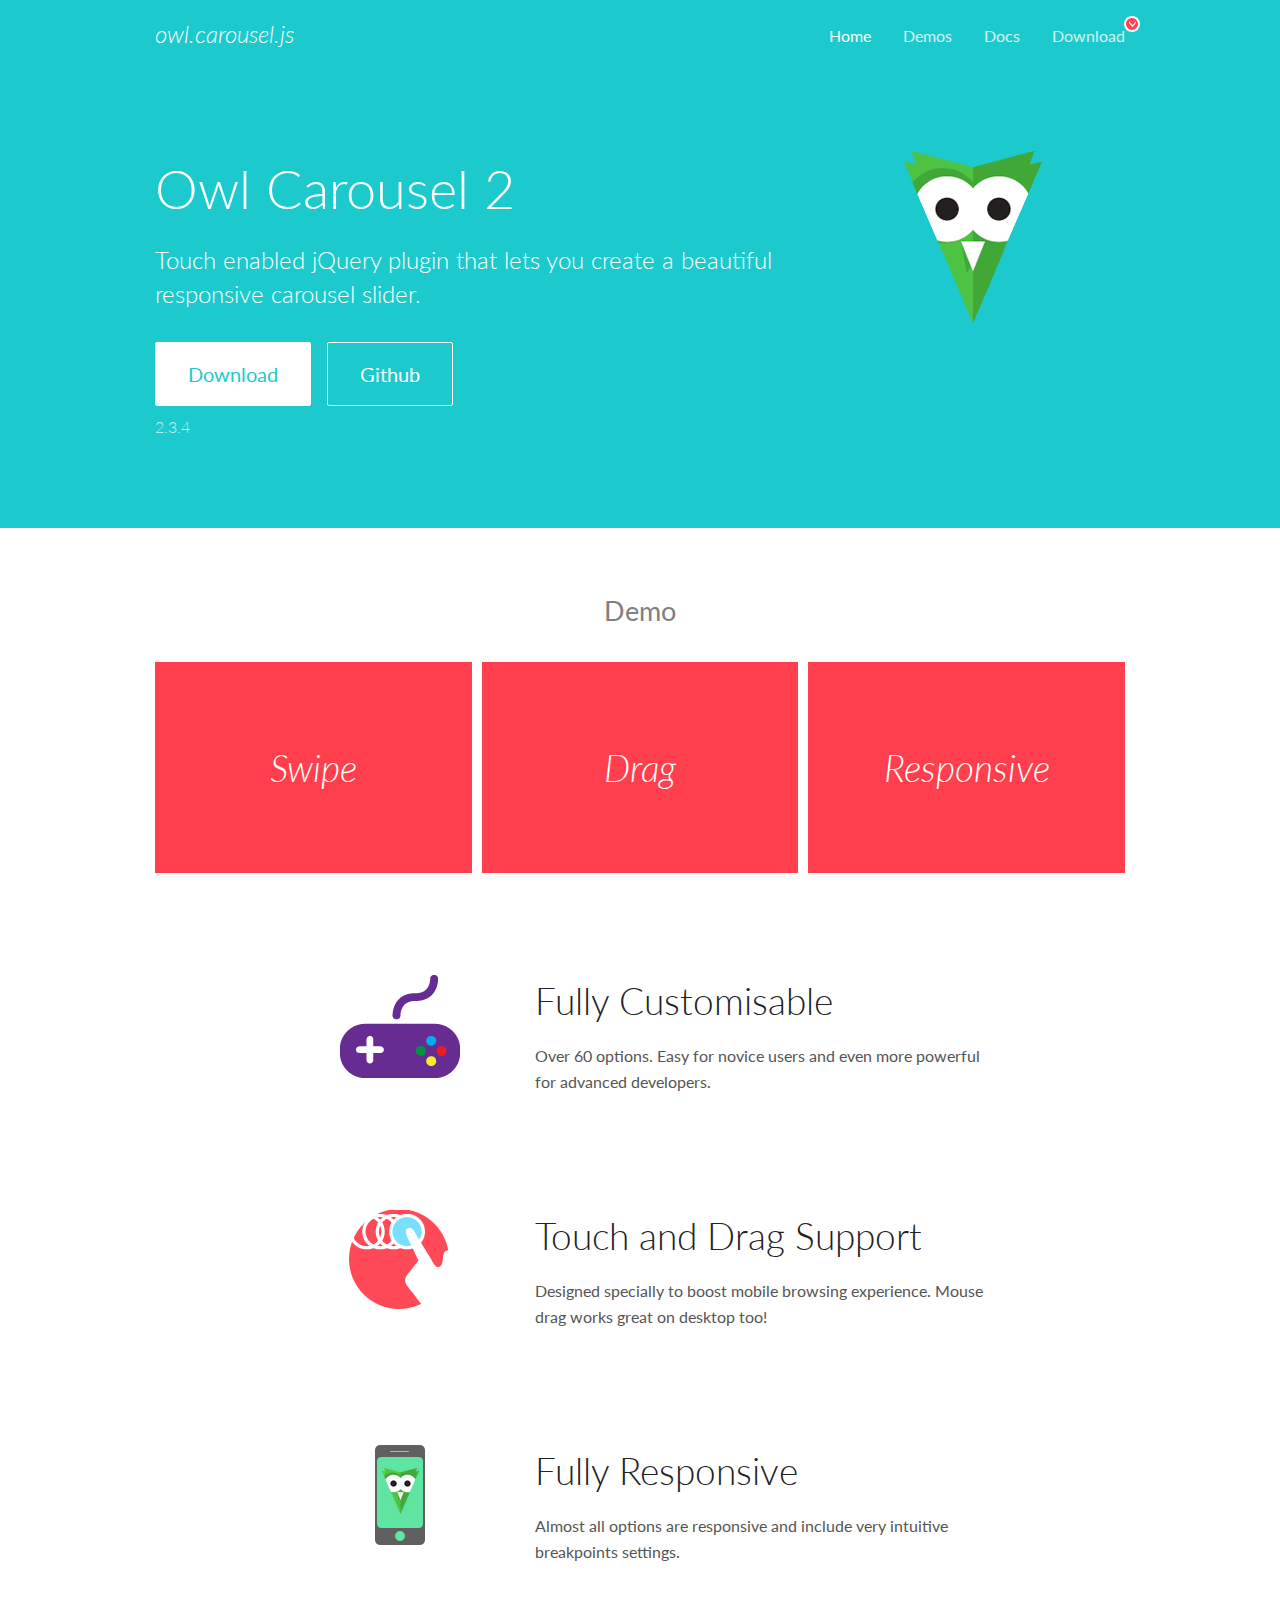
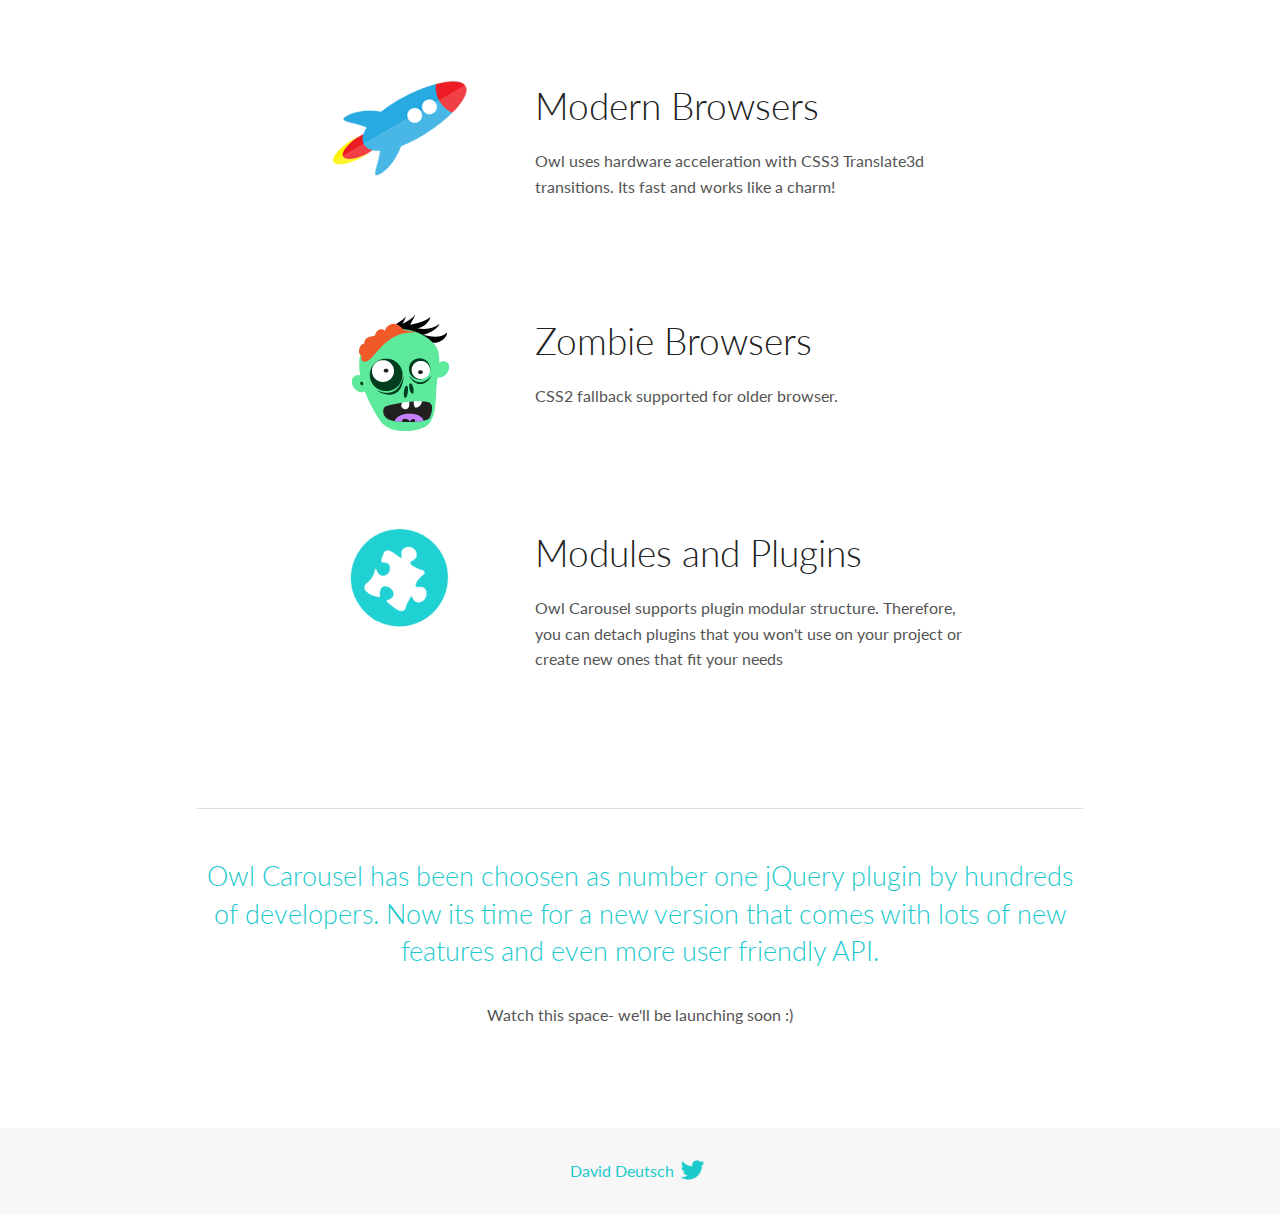
<file: style/owl/OwlCarousel2-2.3.4/docs/index.html>
<!DOCTYPE html>
<html lang="en">
  <head>

    <!-- head -->
    <meta charset="utf-8">
    <meta name="msapplication-tap-highlight" content="no" />
    <meta name="viewport" content="width=device-width, initial-scale=1.0" />
    <meta name="description" content="Touch enabled jQuery plugin that lets you create beautiful responsive carousel slider.">
    <meta name="author" content="David Deutsch">
    <title>
      Home | Owl Carousel | 2.3.4
    </title>

    <!-- Stylesheets -->
    <link href='https://fonts.googleapis.com/css?family=Lato:300,400,700,400italic,300italic' rel='stylesheet' type='text/css'>
    <link rel="stylesheet" href="assets/css/docs.theme.min.css">

    <!-- Owl Stylesheets -->
    <link rel="stylesheet" href="assets/owlcarousel/assets/owl.carousel.min.css">
    <link rel="stylesheet" href="assets/owlcarousel/assets/owl.theme.default.min.css">

    <!-- HTML5 shim and Respond.js IE8 support of HTML5 elements and media queries -->

    <!--[if lt IE 9]>
      <script src="https://oss.maxcdn.com/libs/html5shiv/3.7.0/html5shiv.js"></script>
      <script src="https://oss.maxcdn.com/libs/respond.js/1.3.0/respond.min.js"></script>
    <![endif]-->

    <!-- Favicons -->
    <link rel="apple-touch-icon-precomposed" sizes="144x144" href="assets/ico/apple-touch-icon-144-precomposed.png">
    <link rel="shortcut icon" href="assets/ico/favicon.png">
    <link rel="shortcut icon" href="favicon.ico">

    <!-- Yeah i know js should not be in header. Its required for demos.-->

    <!-- javascript -->
    <script src="assets/vendors/jquery.min.js"></script>
    <script src="assets/owlcarousel/owl.carousel.js"></script>
  </head>
  <body>

    <!-- header -->
    <header class="header">
      <div class="row">
        <div class="large-12 columns">
          <div class="brand left">
            <h3>
              <a href="/OwlCarousel2/">owl.carousel.js</a> 
            </h3>
          </div>
          <a id="toggle-nav" class="right">
            <span></span> <span></span> <span></span> 
          </a> 
          <div class="nav-bar">
            <ul class="clearfix">
              <li class="active">
                <a href="/OwlCarousel2/index.html">Home</a> 
              </li>
              <li> <a href="/OwlCarousel2/demos/demos.html">Demos</a>  </li>
              <li> <a href="/OwlCarousel2/docs/started-welcome.html">Docs</a>  </li>
              <li>
                <a href="https://github.com/OwlCarousel2/OwlCarousel2/archive/2.3.4.zip">Download</a> 
                <span class="download"></span> 
              </li>
            </ul>
          </div>
        </div>
      </div>
    </header>

    <!-- home panel -->
    <section id="hero">
      <div class="row">
        <div class="large-8 medium-8 columns">
          <h1>Owl Carousel 2</h1>
          <h4>Touch enabled jQuery plugin that lets you create a beautiful responsive carousel slider.</h4>
          <a href="https://github.com/OwlCarousel2/OwlCarousel2/archive/2.3.4.zip" class="hero-button">Download</a> 
          <a href="https://github.com/OwlCarousel2/OwlCarousel2" class="hero-button outline">Github</a> 
          <p>2.3.4</p>
        </div>
        <div class="large-4 medium-4 columns">
          <img class="owl-logo" src="assets/img/owl-logo.png" alt="mr. Owl">
        </div>
      </div>
    </section>

    <!-- body -->
    <div class="home-demo">
      <div class="row">
        <div class="large-12 columns">
          <h3>Demo</h3>
          <div class="owl-carousel">
            <div class="item">
              <h2>Swipe</h2>
            </div>
            <div class="item">
              <h2>Drag</h2>
            </div>
            <div class="item">
              <h2>Responsive</h2>
            </div>
            <div class="item">
              <h2>CSS3</h2>
            </div>
            <div class="item">
              <h2>Fast</h2>
            </div>
            <div class="item">
              <h2>Easy</h2>
            </div>
            <div class="item">
              <h2>Free</h2>
            </div>
            <div class="item">
              <h2>Upgradable</h2>
            </div>
            <div class="item">
              <h2>Tons of options</h2>
            </div>
            <div class="item">
              <h2>Infinity</h2>
            </div>
            <div class="item">
              <h2>Auto Width</h2>
            </div>
          </div>
        </div>
      </div>
    </div>
    <script>
      var owl = $('.owl-carousel');
      owl.owlCarousel({
        margin: 10,
        loop: true,
        responsive: {
          0: {
            items: 1
          },
          600: {
            items: 2
          },
          1000: {
            items: 3
          }
        }
      })
    </script>

    <!-- features -->
    <div id="features">
      <div class="row">
        <div class="small-12 medium-9 small-centered columns">
          <section class="row feature">
            <div class="medium-4 small-12 columns">
              <img src="assets/img/feature-options.png" alt="">
            </div>
            <div class="medium-8 small-12 columns">
              <h2>Fully Customisable</h2>
              <p>Over 60 options. Easy for novice users and even more powerful for advanced developers.</p>
            </div>
          </section>
          <section class="row feature">
            <div class="medium-4 small-12 columns">
              <img src="assets/img/feature-drag.png" alt="">
            </div>
            <div class="medium-8 small-12 columns">
              <h2>Touch and Drag Support</h2>
              <p>Designed specially to boost mobile browsing experience. Mouse drag works great on desktop too!</p>
            </div>
          </section>
          <section class="row feature">
            <div class="medium-4 small-12 columns">
              <img src="assets/img/feature-responsive.png" alt="">
            </div>
            <div class="medium-8 small-12 columns">
              <h2>Fully Responsive</h2>
              <p>Almost all options are responsive and include very intuitive breakpoints settings.</p>
            </div>
          </section>
          <section class="row feature">
            <div class="medium-4 small-12 columns">
              <img src="assets/img/feature-modern.png" alt="">
            </div>
            <div class="medium-8 small-12 columns">
              <h2>Modern Browsers</h2>
              <p>Owl uses hardware acceleration with CSS3 Translate3d transitions. Its fast and works like a charm! </p>
            </div>
          </section>
          <section class="row feature">
            <div class="medium-4 small-12 columns">
              <img src="assets/img/feature-zombie.png" alt="">
            </div>
            <div class="medium-8 small-12 columns">
              <h2>Zombie Browsers</h2>
              <p>CSS2 fallback supported for older browser.</p>
            </div>
          </section>
          <section class="row feature">
            <div class="medium-4 small-12 columns">
              <img src="assets/img/feature-module.png" alt="">
            </div>
            <div class="medium-8 small-12 columns">
              <h2>Modules and Plugins</h2>
              <p>Owl Carousel supports plugin modular structure. Therefore, you can detach plugins that you won&#x27;t use on your project or create new ones that fit your needs</p>
            </div>
          </section>
        </div>
      </div>
    </div>

    <!-- footer -->
    <section id="teaser-text">
      <div class="row">
        <div class="small-12 medium-11 small-centered columns">
          <hr>
          <h3 id="owl-carousel-has-been-choosen-as-number-one-jquery-plugin-by-hundreds-of-developers-now-its-time-for-a-new-version-that-comes-with-lots-of-new-features-and-even-more-user-friendly-api-">Owl Carousel has been choosen as number one jQuery plugin by hundreds of developers. Now its time for a new version that comes with lots of new features and even more user friendly API.</h3>
          <p>Watch this space- we&#39;ll be launching soon :)</p>
        </div>
      </div>
    </section>

    <!-- footer -->
    <footer class="footer">
      <div class="row">
        <div class="large-12 columns">
          <h5>
            <a href="/OwlCarousel2/docs/support-contact.html">David Deutsch</a> 
            <a id="custom-tweet-button" href="https://twitter.com/share?url=https://github.com/OwlCarousel2/OwlCarousel2&text=Owl Carousel - This is so awesome! " target="_blank"></a> 
          </h5>
        </div>
      </div>
    </footer>

    <!-- vendors -->
    <script src="assets/vendors/highlight.js"></script>
    <script src="assets/js/app.js"></script>
  </body>
</html>
</file>
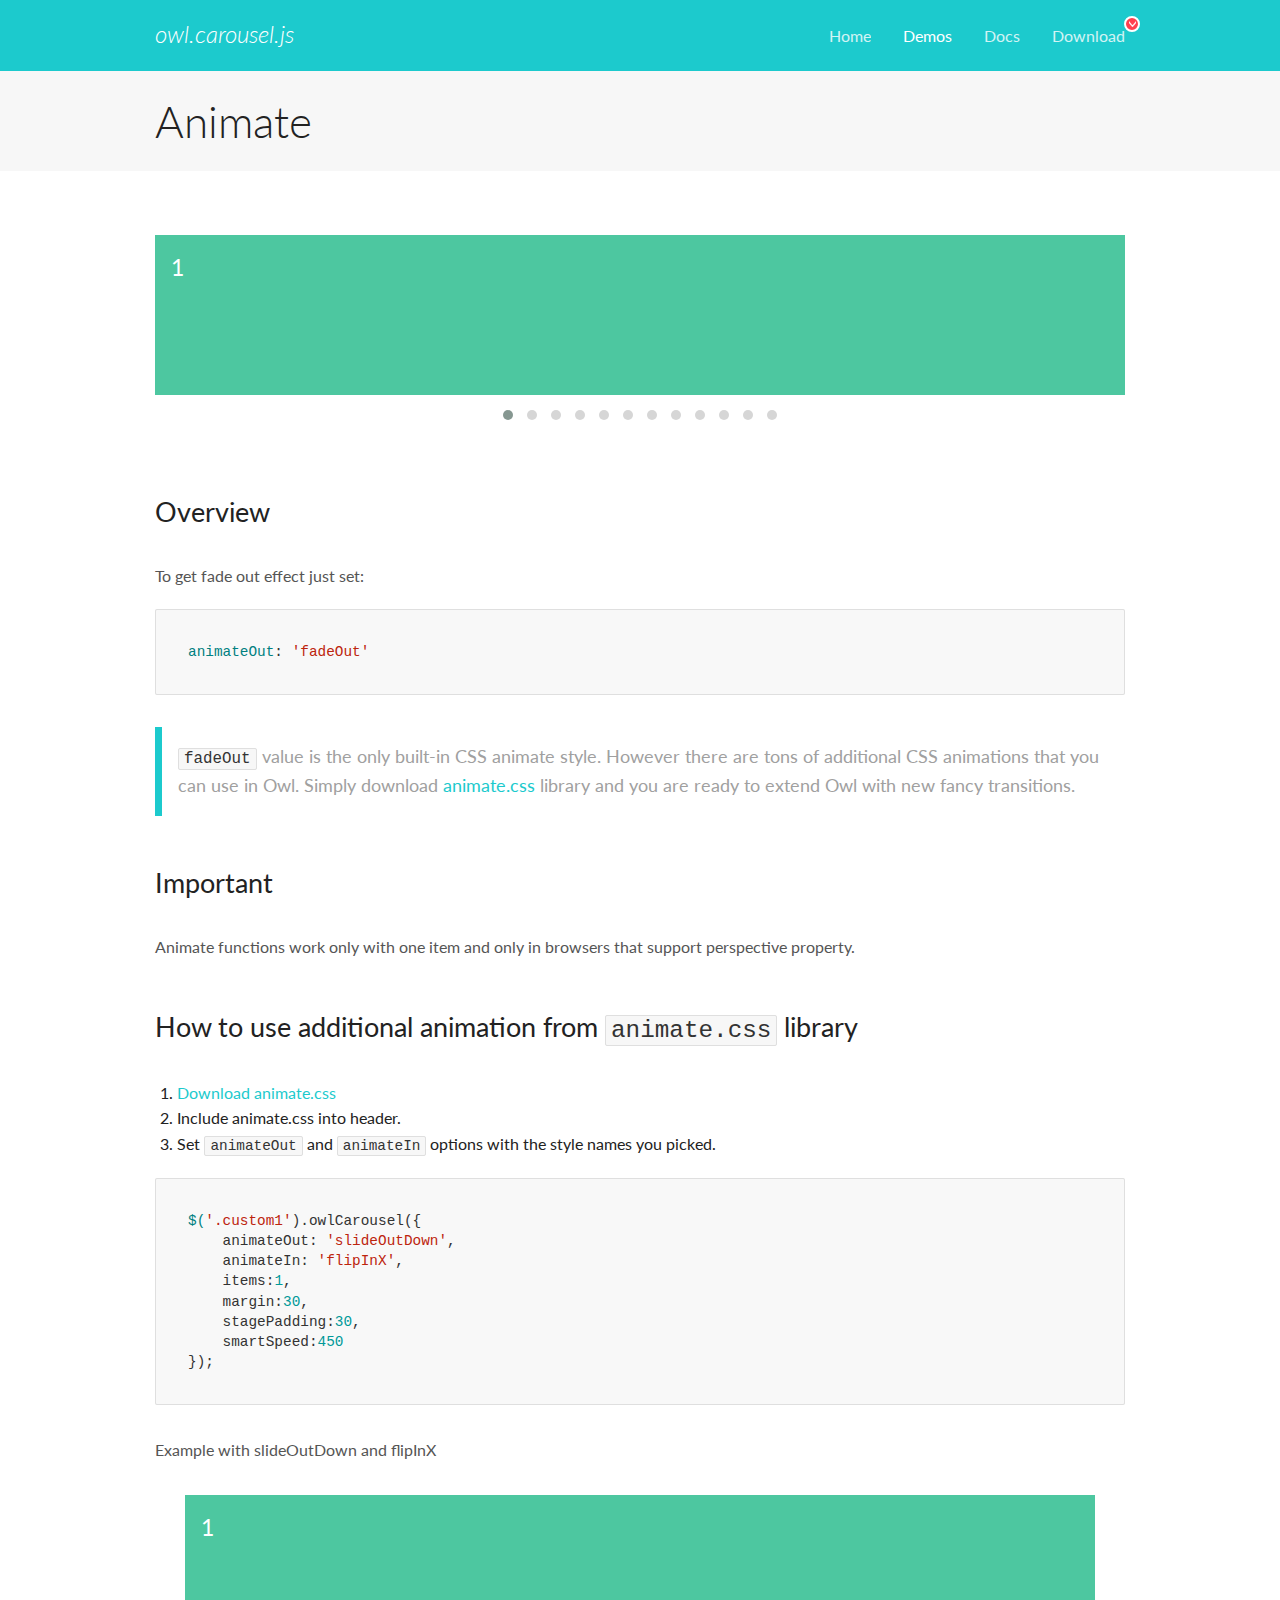
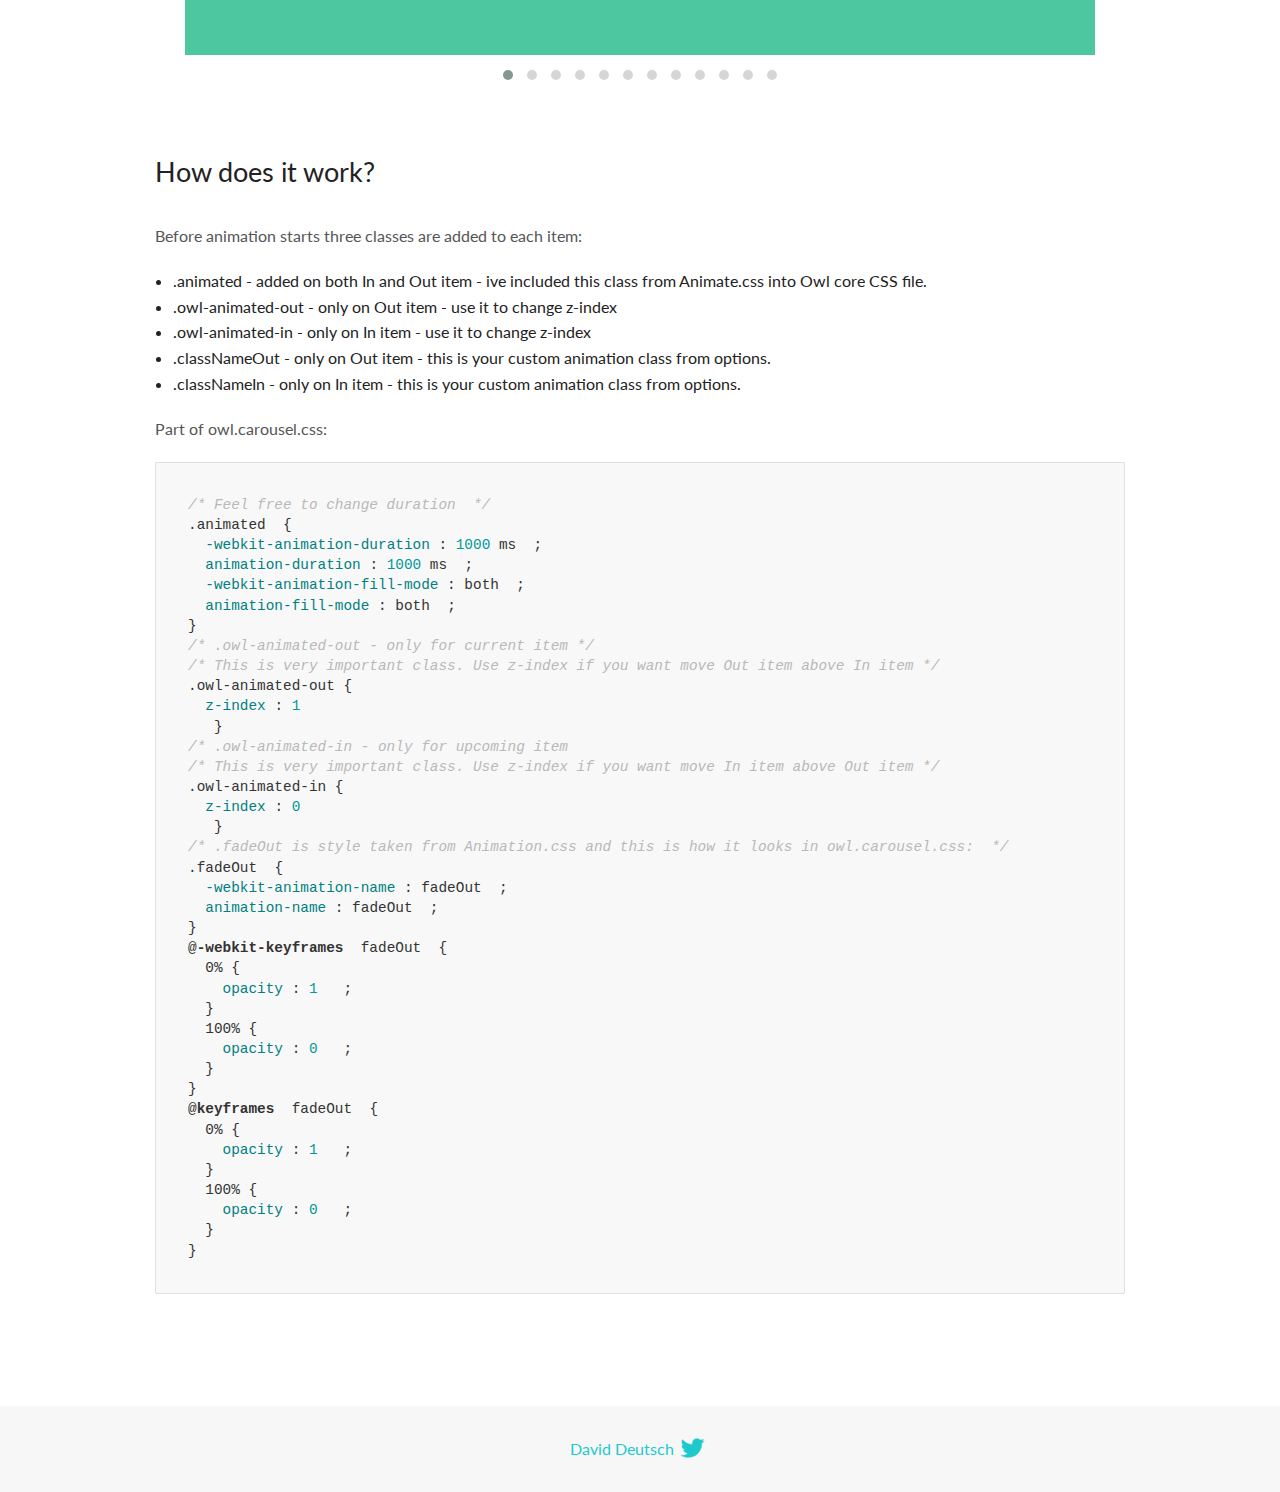
<file: style/owl/OwlCarousel2-2.3.4/docs/demos/animate.html>
<!DOCTYPE html>
<html lang="en">
  <head>

    <!-- head -->
    <meta charset="utf-8">
    <meta name="msapplication-tap-highlight" content="no" />
    <meta name="viewport" content="width=device-width, initial-scale=1.0" />
    <meta name="description" content="Animate carousel">
    <meta name="author" content="David Deutsch">
    <title>
      Animate Demo | Owl Carousel | 2.3.4
    </title>

    <!-- Stylesheets -->
    <link href='https://fonts.googleapis.com/css?family=Lato:300,400,700,400italic,300italic' rel='stylesheet' type='text/css'>
    <link rel="stylesheet" href="../assets/css/docs.theme.min.css">

    <!-- Owl Stylesheets -->
    <link rel="stylesheet" href="../assets/owlcarousel/assets/owl.carousel.min.css">
    <link rel="stylesheet" href="../assets/owlcarousel/assets/owl.theme.default.min.css">

    <!-- HTML5 shim and Respond.js IE8 support of HTML5 elements and media queries -->

    <!--[if lt IE 9]>
      <script src="https://oss.maxcdn.com/libs/html5shiv/3.7.0/html5shiv.js"></script>
      <script src="https://oss.maxcdn.com/libs/respond.js/1.3.0/respond.min.js"></script>
    <![endif]-->

    <!-- Favicons -->
    <link rel="apple-touch-icon-precomposed" sizes="144x144" href="../assets/ico/apple-touch-icon-144-precomposed.png">
    <link rel="shortcut icon" href="../assets/ico/favicon.png">
    <link rel="shortcut icon" href="favicon.ico">

    <!-- Yeah i know js should not be in header. Its required for demos.-->

    <!-- javascript -->
    <script src="../assets/vendors/jquery.min.js"></script>
    <script src="../assets/owlcarousel/owl.carousel.js"></script>
  </head>
  <body>

    <!-- header -->
    <header class="header">
      <div class="row">
        <div class="large-12 columns">
          <div class="brand left">
            <h3>
              <a href="/OwlCarousel2/">owl.carousel.js</a> 
            </h3>
          </div>
          <a id="toggle-nav" class="right">
            <span></span> <span></span> <span></span> 
          </a> 
          <div class="nav-bar">
            <ul class="clearfix">
              <li> <a href="/OwlCarousel2/index.html">Home</a>  </li>
              <li class="active">
                <a href="/OwlCarousel2/demos/demos.html">Demos</a> 
              </li>
              <li> <a href="/OwlCarousel2/docs/started-welcome.html">Docs</a>  </li>
              <li>
                <a href="https://github.com/OwlCarousel2/OwlCarousel2/archive/2.3.4.zip">Download</a> 
                <span class="download"></span> 
              </li>
            </ul>
          </div>
        </div>
      </div>
    </header>

    <!-- title -->
    <section class="title">
      <div class="row">
        <div class="large-12 columns">
          <h1>Animate</h1>
        </div>
      </div>
    </section>

    <!--  Demos -->
    <section id="demos">
      <div class="row">
        <div class="large-12 columns">
          <div class="fadeOut owl-carousel owl-theme">
            <div class="item">
              <h4>1</h4>
            </div>
            <div class="item">
              <h4>2</h4>
            </div>
            <div class="item">
              <h4>3</h4>
            </div>
            <div class="item">
              <h4>4</h4>
            </div>
            <div class="item">
              <h4>5</h4>
            </div>
            <div class="item">
              <h4>6</h4>
            </div>
            <div class="item">
              <h4>7</h4>
            </div>
            <div class="item">
              <h4>8</h4>
            </div>
            <div class="item">
              <h4>9</h4>
            </div>
            <div class="item">
              <h4>10</h4>
            </div>
            <div class="item">
              <h4>11</h4>
            </div>
            <div class="item">
              <h4>12</h4>
            </div>
          </div>
          <h3 id="overview">Overview</h3>
          <p>To get fade out effect just set:</p>
          <pre><code>animateOut: &#39;fadeOut&#39;</code></pre>
          <blockquote>
            <p><code>fadeOut</code> value is the only built-in CSS animate style. However there are tons of additional CSS animations that you can use in Owl. Simply download
              <a href="https://daneden.github.io/animate.css/">animate.css</a>  library and you are ready to extend Owl with new fancy transitions.</p>
          </blockquote>
          <h3 id="important">Important</h3>
          <p>Animate functions work only with one item and only in browsers that support perspective property.</p>
          <h3 id="how-to-use-additional-animation-from-animate-css-library">How to use additional animation from <code>animate.css</code> library</h3>
          <ol>
            <li> <a href="https://daneden.github.io/animate.css/">Download animate.css</a>  </li>
            <li>Include animate.css into header.</li>
            <li>Set <code>animateOut</code> and <code>animateIn</code> options with the style names you picked.</li>
          </ol>
          <pre><code>$(&#39;.custom1&#39;).owlCarousel({
    animateOut: &#39;slideOutDown&#39;,
    animateIn: &#39;flipInX&#39;,
    items:1,
    margin:30,
    stagePadding:30,
    smartSpeed:450
});</code></pre>
          <p>Example with slideOutDown and flipInX</p>
          <div class="custom1 owl-carousel owl-theme">
            <div class="item">
              <h4>1</h4>
            </div>
            <div class="item">
              <h4>2</h4>
            </div>
            <div class="item">
              <h4>3</h4>
            </div>
            <div class="item">
              <h4>4</h4>
            </div>
            <div class="item">
              <h4>5</h4>
            </div>
            <div class="item">
              <h4>6</h4>
            </div>
            <div class="item">
              <h4>7</h4>
            </div>
            <div class="item">
              <h4>8</h4>
            </div>
            <div class="item">
              <h4>9</h4>
            </div>
            <div class="item">
              <h4>10</h4>
            </div>
            <div class="item">
              <h4>11</h4>
            </div>
            <div class="item">
              <h4>12</h4>
            </div>
          </div>
          <h3 id="how-does-it-work-">How does it work?</h3>
          <p>Before animation starts three classes are added to each item:</p>
          <ul>
            <li>.animated - added on both In and Out item - ive included this class from Animate.css into Owl core CSS file.</li>
            <li>.owl-animated-out - only on Out item - use it to change z-index</li>
            <li>.owl-animated-in - only on In item - use it to change z-index</li>
            <li>.classNameOut - only on Out item - this is your custom animation class from options.</li>
            <li>.classNameIn - only on In item - this is your custom animation class from options.</li>
          </ul>
          <p>Part of owl.carousel.css:</p>
          <pre><code class="language-css"><span class="comment">/* Feel free to change duration  */</span> 
<span class="class">.animated</span>  <span class="rules">{
  <span class="rule"><span class="attribute">-webkit-animation-duration</span> :<span class="value"> <span class="number">1000</span> ms</span> </span> ;
  <span class="rule"><span class="attribute">animation-duration</span> :<span class="value"> <span class="number">1000</span> ms</span> </span> ;
  <span class="rule"><span class="attribute">-webkit-animation-fill-mode</span> :<span class="value"> both</span> </span> ;
  <span class="rule"><span class="attribute">animation-fill-mode</span> :<span class="value"> both</span> </span> ;
<span class="rule">}</span> </span> 
<span class="comment">/* .owl-animated-out - only for current item */</span> 
<span class="comment">/* This is very important class. Use z-index if you want move Out item above In item */</span> 
<span class="class">.owl-animated-out</span> <span class="rules">{
  <span class="rule"><span class="attribute">z-index</span> :<span class="value"> <span class="number">1</span> 
</span> </span> </span> }
<span class="comment">/* .owl-animated-in - only for upcoming item
/* This is very important class. Use z-index if you want move In item above Out item */</span> 
<span class="class">.owl-animated-in</span> <span class="rules">{
  <span class="rule"><span class="attribute">z-index</span> :<span class="value"> <span class="number">0</span> 
</span> </span> </span> }
<span class="comment">/* .fadeOut is style taken from Animation.css and this is how it looks in owl.carousel.css:  */</span> 
<span class="class">.fadeOut</span>  <span class="rules">{
  <span class="rule"><span class="attribute">-webkit-animation-name</span> :<span class="value"> fadeOut</span> </span> ;
  <span class="rule"><span class="attribute">animation-name</span> :<span class="value"> fadeOut</span> </span> ;
<span class="rule">}</span> </span> 
<span class="at_rule">@<span class="keyword">-webkit-keyframes</span>  fadeOut </span> {
  0% <span class="rules">{
    <span class="rule"><span class="attribute">opacity</span> :<span class="value"> <span class="number">1</span> </span> </span> ;
  <span class="rule">}</span> </span> 
  100% <span class="rules">{
    <span class="rule"><span class="attribute">opacity</span> :<span class="value"> <span class="number">0</span> </span> </span> ;
  <span class="rule">}</span> </span> 
}
<span class="at_rule">@<span class="keyword">keyframes</span>  fadeOut </span> {
  0% <span class="rules">{
    <span class="rule"><span class="attribute">opacity</span> :<span class="value"> <span class="number">1</span> </span> </span> ;
  <span class="rule">}</span> </span> 
  100% <span class="rules">{
    <span class="rule"><span class="attribute">opacity</span> :<span class="value"> <span class="number">0</span> </span> </span> ;
  <span class="rule">}</span> </span> 
}</code></pre>
          <link rel="stylesheet" href="../assets/css/animate.css">
          <script>
            jQuery(document).ready(function($) {
              $('.fadeOut').owlCarousel({
                items: 1,
                animateOut: 'fadeOut',
                loop: true,
                margin: 10,
              });
              $('.custom1').owlCarousel({
                animateOut: 'slideOutDown',
                animateIn: 'flipInX',
                items: 1,
                margin: 30,
                stagePadding: 30,
                smartSpeed: 450
              });
            });
          </script>
        </div>
      </div>
    </section>

    <!-- footer -->
    <footer class="footer">
      <div class="row">
        <div class="large-12 columns">
          <h5>
            <a href="/OwlCarousel2/docs/support-contact.html">David Deutsch</a> 
            <a id="custom-tweet-button" href="https://twitter.com/share?url=https://github.com/OwlCarousel2/OwlCarousel2&text=Owl Carousel - This is so awesome! " target="_blank"></a> 
          </h5>
        </div>
      </div>
    </footer>

    <!-- vendors -->
    <script src="../assets/vendors/highlight.js"></script>
    <script src="../assets/js/app.js"></script>
  </body>
</html>
</file>
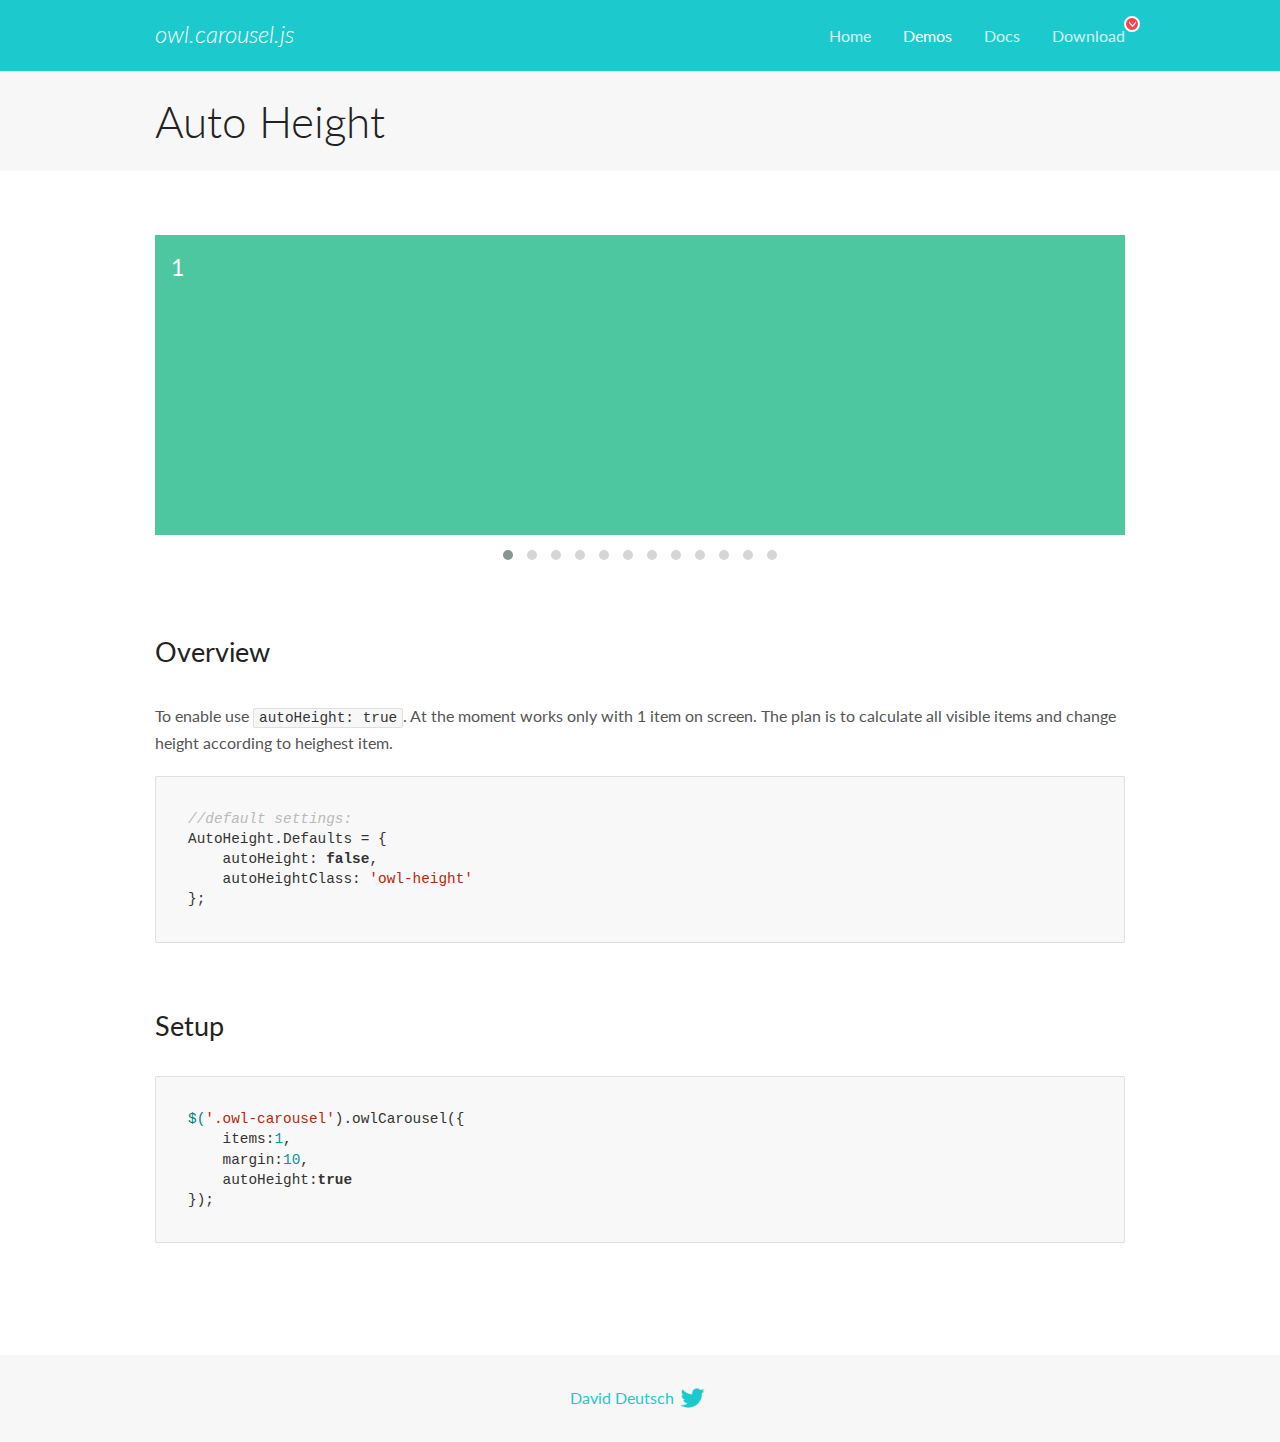
<file: style/owl/OwlCarousel2-2.3.4/docs/demos/autoheight.html>
<!DOCTYPE html>
<html lang="en">
  <head>

    <!-- head -->
    <meta charset="utf-8">
    <meta name="msapplication-tap-highlight" content="no" />
    <meta name="viewport" content="width=device-width, initial-scale=1.0" />
    <meta name="description" content="autoHeight usage demo">
    <meta name="author" content="David Deutsch">
    <title>
      Auto Height Demo | Owl Carousel | 2.3.4
    </title>

    <!-- Stylesheets -->
    <link href='https://fonts.googleapis.com/css?family=Lato:300,400,700,400italic,300italic' rel='stylesheet' type='text/css'>
    <link rel="stylesheet" href="../assets/css/docs.theme.min.css">

    <!-- Owl Stylesheets -->
    <link rel="stylesheet" href="../assets/owlcarousel/assets/owl.carousel.min.css">
    <link rel="stylesheet" href="../assets/owlcarousel/assets/owl.theme.default.min.css">

    <!-- HTML5 shim and Respond.js IE8 support of HTML5 elements and media queries -->

    <!--[if lt IE 9]>
      <script src="https://oss.maxcdn.com/libs/html5shiv/3.7.0/html5shiv.js"></script>
      <script src="https://oss.maxcdn.com/libs/respond.js/1.3.0/respond.min.js"></script>
    <![endif]-->

    <!-- Favicons -->
    <link rel="apple-touch-icon-precomposed" sizes="144x144" href="../assets/ico/apple-touch-icon-144-precomposed.png">
    <link rel="shortcut icon" href="../assets/ico/favicon.png">
    <link rel="shortcut icon" href="favicon.ico">

    <!-- Yeah i know js should not be in header. Its required for demos.-->

    <!-- javascript -->
    <script src="../assets/vendors/jquery.min.js"></script>
    <script src="../assets/owlcarousel/owl.carousel.js"></script>
  </head>
  <body>

    <!-- header -->
    <header class="header">
      <div class="row">
        <div class="large-12 columns">
          <div class="brand left">
            <h3>
              <a href="/OwlCarousel2/">owl.carousel.js</a> 
            </h3>
          </div>
          <a id="toggle-nav" class="right">
            <span></span> <span></span> <span></span> 
          </a> 
          <div class="nav-bar">
            <ul class="clearfix">
              <li> <a href="/OwlCarousel2/index.html">Home</a>  </li>
              <li class="active">
                <a href="/OwlCarousel2/demos/demos.html">Demos</a> 
              </li>
              <li> <a href="/OwlCarousel2/docs/started-welcome.html">Docs</a>  </li>
              <li>
                <a href="https://github.com/OwlCarousel2/OwlCarousel2/archive/2.3.4.zip">Download</a> 
                <span class="download"></span> 
              </li>
            </ul>
          </div>
        </div>
      </div>
    </header>

    <!-- title -->
    <section class="title">
      <div class="row">
        <div class="large-12 columns">
          <h1>Auto Height</h1>
        </div>
      </div>
    </section>

    <!--  Demos -->
    <section id="demos">
      <div class="row">
        <div class="large-12 columns">
          <div class="owl-carousel owl-theme">
            <div class="item" style="height:300px">
              <h4>1</h4>
            </div>
            <div class="item" style="height:100px">
              <h4>2</h4>
            </div>
            <div class="item" style="height:500px">
              <h4>3</h4>
            </div>
            <div class="item" style="height:250px">
              <h4>4</h4>
            </div>
            <div class="item" style="height:400px">
              <h4>5</h4>
            </div>
            <div class="item" style="height:500px">
              <h4>6</h4>
            </div>
            <div class="item" style="height:600px">
              <h4>7</h4>
            </div>
            <div class="item" style="height:400px">
              <h4>8</h4>
            </div>
            <div class="item" style="height:300px">
              <h4>9</h4>
            </div>
            <div class="item" style="height:350px">
              <h4>10</h4>
            </div>
            <div class="item" style="height:200px">
              <h4>11</h4>
            </div>
            <div class="item" style="height:150px">
              <h4>12</h4>
            </div>
          </div>
          <h3 id="overview">Overview</h3>
          <p>To enable use <code>autoHeight: true</code>. At the moment works only with 1 item on screen. The plan is to calculate all visible items and change height according to heighest item.</p>
          <pre><code>//default settings:
AutoHeight.Defaults = {
    autoHeight: false,
    autoHeightClass: &#39;owl-height&#39;
};</code></pre>
          <h3 id="setup">Setup</h3>
          <pre><code>$(&#39;.owl-carousel&#39;).owlCarousel({
    items:1,
    margin:10,
    autoHeight:true
});</code></pre>
          <script>
            $(document).ready(function() {
              $('.owl-carousel').owlCarousel({
                items: 1,
                margin: 10,
                autoHeight: true
              });
            })
          </script>
        </div>
      </div>
    </section>

    <!-- footer -->
    <footer class="footer">
      <div class="row">
        <div class="large-12 columns">
          <h5>
            <a href="/OwlCarousel2/docs/support-contact.html">David Deutsch</a> 
            <a id="custom-tweet-button" href="https://twitter.com/share?url=https://github.com/OwlCarousel2/OwlCarousel2&text=Owl Carousel - This is so awesome! " target="_blank"></a> 
          </h5>
        </div>
      </div>
    </footer>

    <!-- vendors -->
    <script src="../assets/vendors/highlight.js"></script>
    <script src="../assets/js/app.js"></script>
  </body>
</html>
</file>
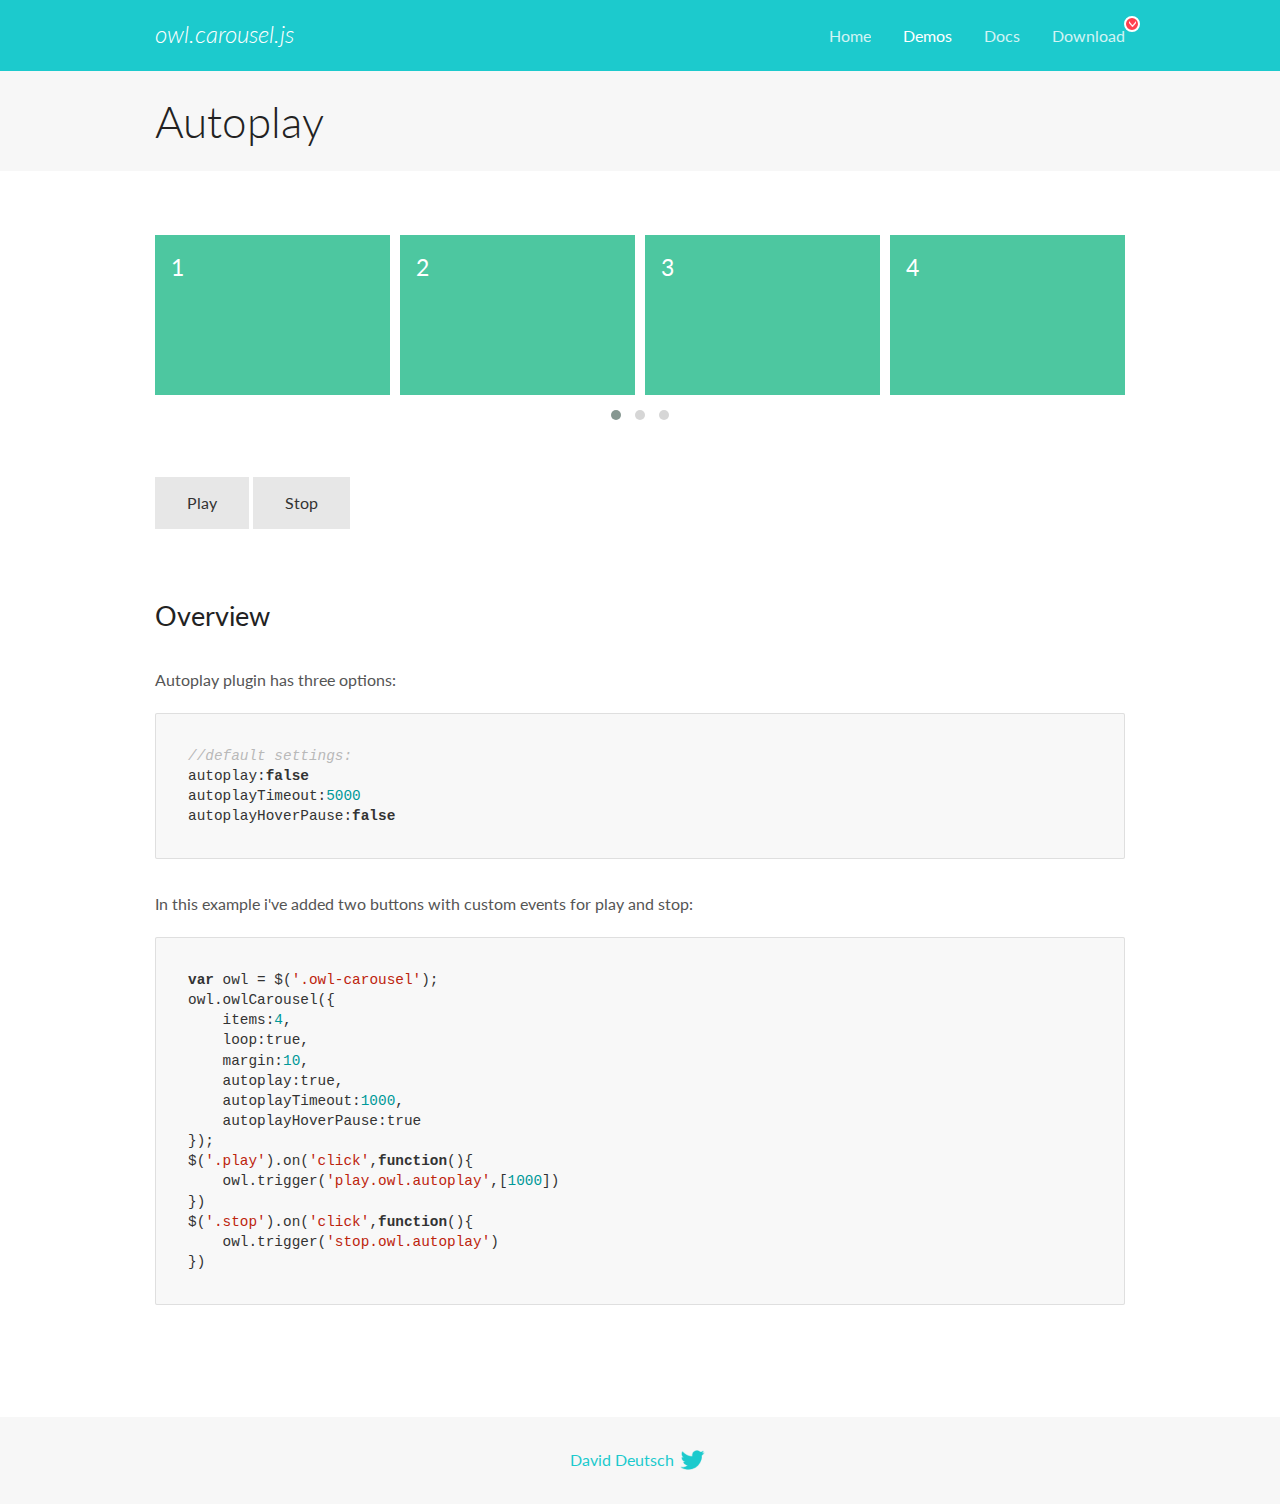
<file: style/owl/OwlCarousel2-2.3.4/docs/demos/autoplay.html>
<!DOCTYPE html>
<html lang="en">
  <head>

    <!-- head -->
    <meta charset="utf-8">
    <meta name="msapplication-tap-highlight" content="no" />
    <meta name="viewport" content="width=device-width, initial-scale=1.0" />
    <meta name="description" content="Autoplay usage demo">
    <meta name="author" content="David Deutsch">
    <title>
      Autoplay Demo | Owl Carousel | 2.3.4
    </title>

    <!-- Stylesheets -->
    <link href='https://fonts.googleapis.com/css?family=Lato:300,400,700,400italic,300italic' rel='stylesheet' type='text/css'>
    <link rel="stylesheet" href="../assets/css/docs.theme.min.css">

    <!-- Owl Stylesheets -->
    <link rel="stylesheet" href="../assets/owlcarousel/assets/owl.carousel.min.css">
    <link rel="stylesheet" href="../assets/owlcarousel/assets/owl.theme.default.min.css">

    <!-- HTML5 shim and Respond.js IE8 support of HTML5 elements and media queries -->

    <!--[if lt IE 9]>
      <script src="https://oss.maxcdn.com/libs/html5shiv/3.7.0/html5shiv.js"></script>
      <script src="https://oss.maxcdn.com/libs/respond.js/1.3.0/respond.min.js"></script>
    <![endif]-->

    <!-- Favicons -->
    <link rel="apple-touch-icon-precomposed" sizes="144x144" href="../assets/ico/apple-touch-icon-144-precomposed.png">
    <link rel="shortcut icon" href="../assets/ico/favicon.png">
    <link rel="shortcut icon" href="favicon.ico">

    <!-- Yeah i know js should not be in header. Its required for demos.-->

    <!-- javascript -->
    <script src="../assets/vendors/jquery.min.js"></script>
    <script src="../assets/owlcarousel/owl.carousel.js"></script>
  </head>
  <body>

    <!-- header -->
    <header class="header">
      <div class="row">
        <div class="large-12 columns">
          <div class="brand left">
            <h3>
              <a href="/OwlCarousel2/">owl.carousel.js</a> 
            </h3>
          </div>
          <a id="toggle-nav" class="right">
            <span></span> <span></span> <span></span> 
          </a> 
          <div class="nav-bar">
            <ul class="clearfix">
              <li> <a href="/OwlCarousel2/index.html">Home</a>  </li>
              <li class="active">
                <a href="/OwlCarousel2/demos/demos.html">Demos</a> 
              </li>
              <li> <a href="/OwlCarousel2/docs/started-welcome.html">Docs</a>  </li>
              <li>
                <a href="https://github.com/OwlCarousel2/OwlCarousel2/archive/2.3.4.zip">Download</a> 
                <span class="download"></span> 
              </li>
            </ul>
          </div>
        </div>
      </div>
    </header>

    <!-- title -->
    <section class="title">
      <div class="row">
        <div class="large-12 columns">
          <h1>Autoplay</h1>
        </div>
      </div>
    </section>

    <!--  Demos -->
    <section id="demos">
      <div class="row">
        <div class="large-12 columns">
          <div class="owl-carousel owl-theme">
            <div class="item">
              <h4>1</h4>
            </div>
            <div class="item">
              <h4>2</h4>
            </div>
            <div class="item">
              <h4>3</h4>
            </div>
            <div class="item">
              <h4>4</h4>
            </div>
            <div class="item">
              <h4>5</h4>
            </div>
            <div class="item">
              <h4>6</h4>
            </div>
            <div class="item">
              <h4>7</h4>
            </div>
            <div class="item">
              <h4>8</h4>
            </div>
            <div class="item">
              <h4>9</h4>
            </div>
            <div class="item">
              <h4>10</h4>
            </div>
            <div class="item">
              <h4>11</h4>
            </div>
            <div class="item">
              <h4>12</h4>
            </div>
          </div>
          <a class="button secondary play">Play</a> 
          <a class="button secondary stop">Stop</a> 
          <h3 id="overview">Overview</h3>
          <p>Autoplay plugin has three options:</p>
          <pre><code>//default settings:
autoplay:false
autoplayTimeout:5000
autoplayHoverPause:false</code></pre>
          <p>In this example i&#39;ve added two buttons with custom events for play and stop:</p>
          <pre><code>var owl = $(&#39;.owl-carousel&#39;);
owl.owlCarousel({
    items:4,
    loop:true,
    margin:10,
    autoplay:true,
    autoplayTimeout:1000,
    autoplayHoverPause:true
});
$(&#39;.play&#39;).on(&#39;click&#39;,function(){
    owl.trigger(&#39;play.owl.autoplay&#39;,[1000])
})
$(&#39;.stop&#39;).on(&#39;click&#39;,function(){
    owl.trigger(&#39;stop.owl.autoplay&#39;)
})</code></pre>
          <script>
            $(document).ready(function() {
              var owl = $('.owl-carousel');
              owl.owlCarousel({
                items: 4,
                loop: true,
                margin: 10,
                autoplay: true,
                autoplayTimeout: 1000,
                autoplayHoverPause: true
              });
              $('.play').on('click', function() {
                owl.trigger('play.owl.autoplay', [1000])
              })
              $('.stop').on('click', function() {
                owl.trigger('stop.owl.autoplay')
              })
            })
          </script>
        </div>
      </div>
    </section>

    <!-- footer -->
    <footer class="footer">
      <div class="row">
        <div class="large-12 columns">
          <h5>
            <a href="/OwlCarousel2/docs/support-contact.html">David Deutsch</a> 
            <a id="custom-tweet-button" href="https://twitter.com/share?url=https://github.com/OwlCarousel2/OwlCarousel2&text=Owl Carousel - This is so awesome! " target="_blank"></a> 
          </h5>
        </div>
      </div>
    </footer>

    <!-- vendors -->
    <script src="../assets/vendors/highlight.js"></script>
    <script src="../assets/js/app.js"></script>
  </body>
</html>
</file>
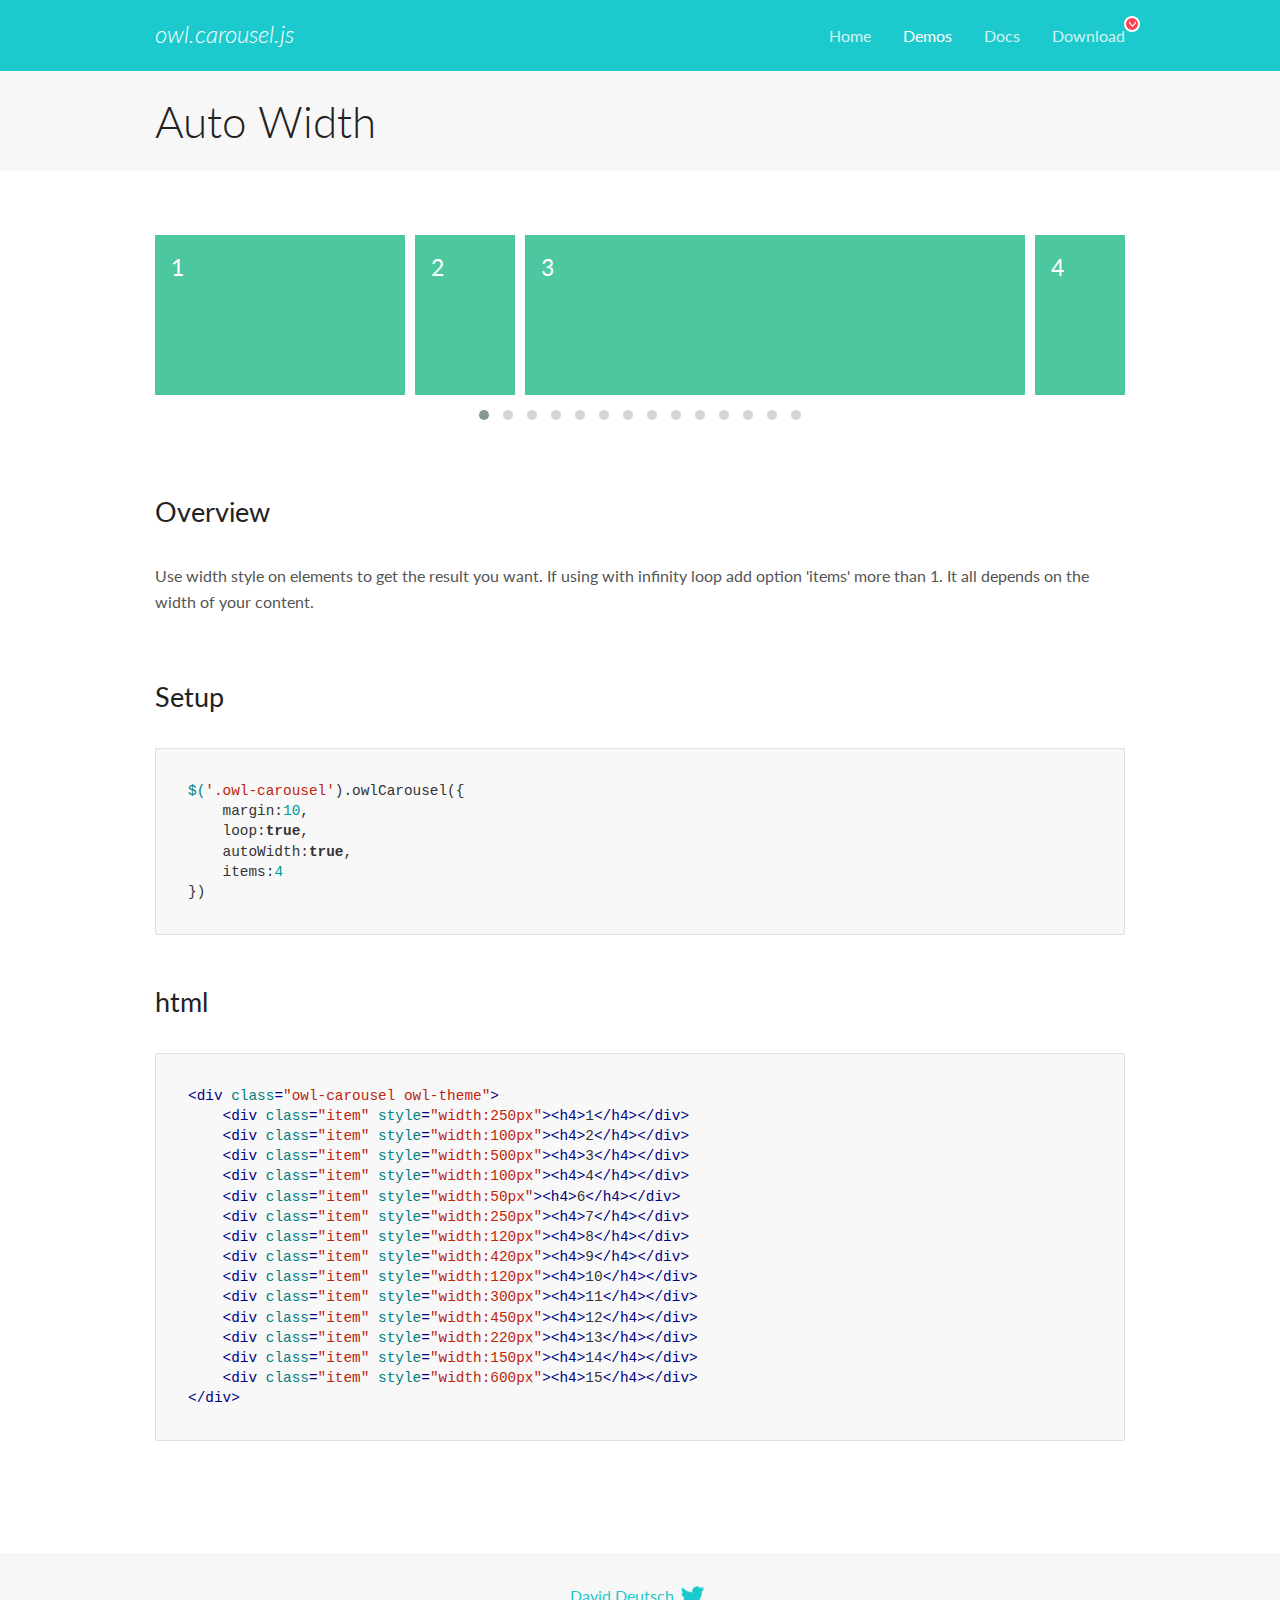
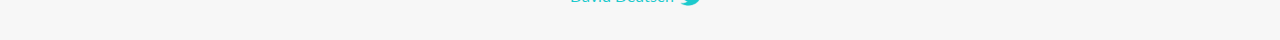
<file: style/owl/OwlCarousel2-2.3.4/docs/demos/autowidth.html>
<!DOCTYPE html>
<html lang="en">
  <head>

    <!-- head -->
    <meta charset="utf-8">
    <meta name="msapplication-tap-highlight" content="no" />
    <meta name="viewport" content="width=device-width, initial-scale=1.0" />
    <meta name="description" content="Auto Width">
    <meta name="author" content="David Deutsch">
    <title>
      Auto Width Demo | Owl Carousel | 2.3.4
    </title>

    <!-- Stylesheets -->
    <link href='https://fonts.googleapis.com/css?family=Lato:300,400,700,400italic,300italic' rel='stylesheet' type='text/css'>
    <link rel="stylesheet" href="../assets/css/docs.theme.min.css">

    <!-- Owl Stylesheets -->
    <link rel="stylesheet" href="../assets/owlcarousel/assets/owl.carousel.min.css">
    <link rel="stylesheet" href="../assets/owlcarousel/assets/owl.theme.default.min.css">

    <!-- HTML5 shim and Respond.js IE8 support of HTML5 elements and media queries -->

    <!--[if lt IE 9]>
      <script src="https://oss.maxcdn.com/libs/html5shiv/3.7.0/html5shiv.js"></script>
      <script src="https://oss.maxcdn.com/libs/respond.js/1.3.0/respond.min.js"></script>
    <![endif]-->

    <!-- Favicons -->
    <link rel="apple-touch-icon-precomposed" sizes="144x144" href="../assets/ico/apple-touch-icon-144-precomposed.png">
    <link rel="shortcut icon" href="../assets/ico/favicon.png">
    <link rel="shortcut icon" href="favicon.ico">

    <!-- Yeah i know js should not be in header. Its required for demos.-->

    <!-- javascript -->
    <script src="../assets/vendors/jquery.min.js"></script>
    <script src="../assets/owlcarousel/owl.carousel.js"></script>
  </head>
  <body>

    <!-- header -->
    <header class="header">
      <div class="row">
        <div class="large-12 columns">
          <div class="brand left">
            <h3>
              <a href="/OwlCarousel2/">owl.carousel.js</a> 
            </h3>
          </div>
          <a id="toggle-nav" class="right">
            <span></span> <span></span> <span></span> 
          </a> 
          <div class="nav-bar">
            <ul class="clearfix">
              <li> <a href="/OwlCarousel2/index.html">Home</a>  </li>
              <li class="active">
                <a href="/OwlCarousel2/demos/demos.html">Demos</a> 
              </li>
              <li> <a href="/OwlCarousel2/docs/started-welcome.html">Docs</a>  </li>
              <li>
                <a href="https://github.com/OwlCarousel2/OwlCarousel2/archive/2.3.4.zip">Download</a> 
                <span class="download"></span> 
              </li>
            </ul>
          </div>
        </div>
      </div>
    </header>

    <!-- title -->
    <section class="title">
      <div class="row">
        <div class="large-12 columns">
          <h1>Auto Width</h1>
        </div>
      </div>
    </section>

    <!--  Demos -->
    <section id="demos">
      <div class="row">
        <div class="large-12 columns">
          <div class="owl-carousel owl-theme">
            <div class="item" style="width:250px">
              <h4>1</h4>
            </div>
            <div class="item" style="width:100px">
              <h4>2</h4>
            </div>
            <div class="item" style="width:500px">
              <h4>3</h4>
            </div>
            <div class="item" style="width:100px">
              <h4>4</h4>
            </div>
            <div class="item" style="width:50px">
              <h4>6</h4>
            </div>
            <div class="item" style="width:250px">
              <h4>7</h4>
            </div>
            <div class="item" style="width:120px">
              <h4>8</h4>
            </div>
            <div class="item" style="width:420px">
              <h4>9</h4>
            </div>
            <div class="item" style="width:120px">
              <h4>10</h4>
            </div>
            <div class="item" style="width:300px">
              <h4>11</h4>
            </div>
            <div class="item" style="width:450px">
              <h4>12</h4>
            </div>
            <div class="item" style="width:220px">
              <h4>13</h4>
            </div>
            <div class="item" style="width:150px">
              <h4>14</h4>
            </div>
            <div class="item" style="width:600px">
              <h4>15</h4>
            </div>
          </div>
          <h3 id="overview">Overview</h3>
          <p>Use width style on elements to get the result you want. If using with infinity loop add option &#39;items&#39; more than 1. It all depends on the width of your content.</p>
          <h3 id="setup">Setup</h3>
          <pre><code>$(&#39;.owl-carousel&#39;).owlCarousel({
    margin:10,
    loop:true,
    autoWidth:true,
    items:4
})</code></pre>
          <h3 id="html">html</h3>
          <pre><code>&lt;div class=&quot;owl-carousel owl-theme&quot;&gt;
    &lt;div class=&quot;item&quot; style=&quot;width:250px&quot;&gt;&lt;h4&gt;1&lt;/h4&gt;&lt;/div&gt;
    &lt;div class=&quot;item&quot; style=&quot;width:100px&quot;&gt;&lt;h4&gt;2&lt;/h4&gt;&lt;/div&gt;
    &lt;div class=&quot;item&quot; style=&quot;width:500px&quot;&gt;&lt;h4&gt;3&lt;/h4&gt;&lt;/div&gt;
    &lt;div class=&quot;item&quot; style=&quot;width:100px&quot;&gt;&lt;h4&gt;4&lt;/h4&gt;&lt;/div&gt;
    &lt;div class=&quot;item&quot; style=&quot;width:50px&quot;&gt;&lt;h4&gt;6&lt;/h4&gt;&lt;/div&gt;
    &lt;div class=&quot;item&quot; style=&quot;width:250px&quot;&gt;&lt;h4&gt;7&lt;/h4&gt;&lt;/div&gt;
    &lt;div class=&quot;item&quot; style=&quot;width:120px&quot;&gt;&lt;h4&gt;8&lt;/h4&gt;&lt;/div&gt;
    &lt;div class=&quot;item&quot; style=&quot;width:420px&quot;&gt;&lt;h4&gt;9&lt;/h4&gt;&lt;/div&gt;
    &lt;div class=&quot;item&quot; style=&quot;width:120px&quot;&gt;&lt;h4&gt;10&lt;/h4&gt;&lt;/div&gt;
    &lt;div class=&quot;item&quot; style=&quot;width:300px&quot;&gt;&lt;h4&gt;11&lt;/h4&gt;&lt;/div&gt;
    &lt;div class=&quot;item&quot; style=&quot;width:450px&quot;&gt;&lt;h4&gt;12&lt;/h4&gt;&lt;/div&gt;
    &lt;div class=&quot;item&quot; style=&quot;width:220px&quot;&gt;&lt;h4&gt;13&lt;/h4&gt;&lt;/div&gt;
    &lt;div class=&quot;item&quot; style=&quot;width:150px&quot;&gt;&lt;h4&gt;14&lt;/h4&gt;&lt;/div&gt;
    &lt;div class=&quot;item&quot; style=&quot;width:600px&quot;&gt;&lt;h4&gt;15&lt;/h4&gt;&lt;/div&gt;
&lt;/div&gt;</code></pre>
          <script>
            $(document).ready(function() {
              $('.owl-carousel').owlCarousel({
                margin: 10,
                loop: true,
                autoWidth: true,
                items: 4
              })
            })
          </script>
        </div>
      </div>
    </section>

    <!-- footer -->
    <footer class="footer">
      <div class="row">
        <div class="large-12 columns">
          <h5>
            <a href="/OwlCarousel2/docs/support-contact.html">David Deutsch</a> 
            <a id="custom-tweet-button" href="https://twitter.com/share?url=https://github.com/OwlCarousel2/OwlCarousel2&text=Owl Carousel - This is so awesome! " target="_blank"></a> 
          </h5>
        </div>
      </div>
    </footer>

    <!-- vendors -->
    <script src="../assets/vendors/highlight.js"></script>
    <script src="../assets/js/app.js"></script>
  </body>
</html>
</file>
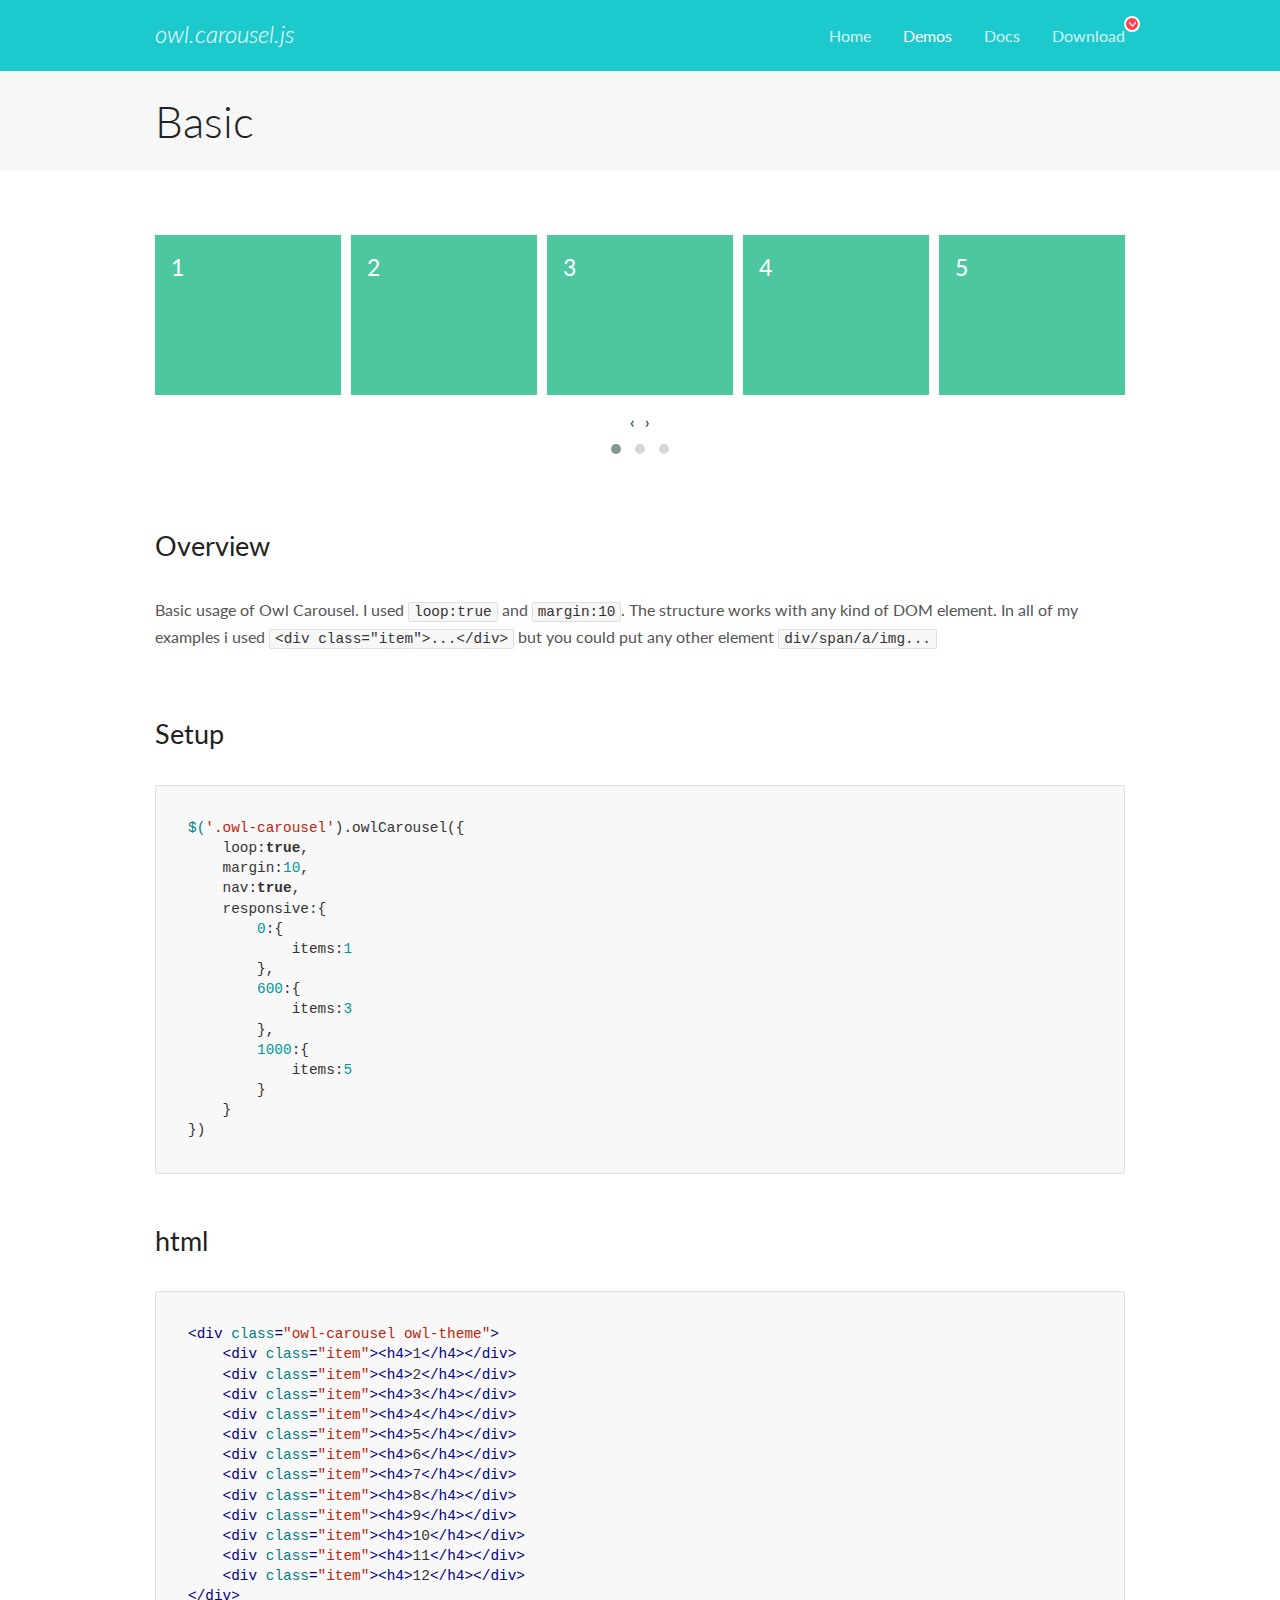
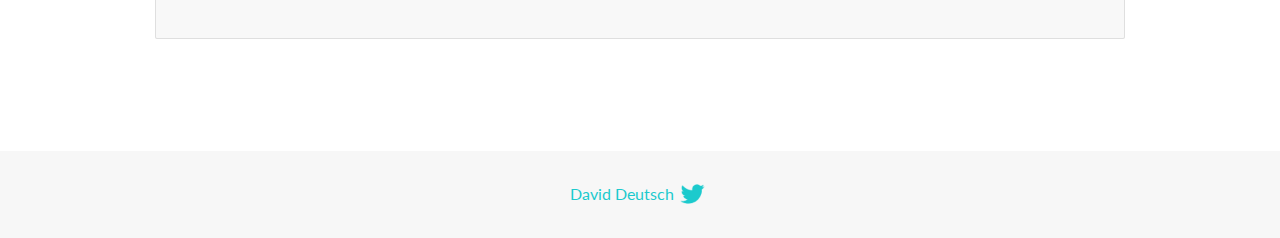
<file: style/owl/OwlCarousel2-2.3.4/docs/demos/basic.html>
<!DOCTYPE html>
<html lang="en">
  <head>

    <!-- head -->
    <meta charset="utf-8">
    <meta name="msapplication-tap-highlight" content="no" />
    <meta name="viewport" content="width=device-width, initial-scale=1.0" />
    <meta name="description" content="Basic usage demo">
    <meta name="author" content="David Deutsch">
    <title>
      Basic Demo | Owl Carousel | 2.3.4
    </title>

    <!-- Stylesheets -->
    <link href='https://fonts.googleapis.com/css?family=Lato:300,400,700,400italic,300italic' rel='stylesheet' type='text/css'>
    <link rel="stylesheet" href="../assets/css/docs.theme.min.css">

    <!-- Owl Stylesheets -->
    <link rel="stylesheet" href="../assets/owlcarousel/assets/owl.carousel.min.css">
    <link rel="stylesheet" href="../assets/owlcarousel/assets/owl.theme.default.min.css">

    <!-- HTML5 shim and Respond.js IE8 support of HTML5 elements and media queries -->

    <!--[if lt IE 9]>
      <script src="https://oss.maxcdn.com/libs/html5shiv/3.7.0/html5shiv.js"></script>
      <script src="https://oss.maxcdn.com/libs/respond.js/1.3.0/respond.min.js"></script>
    <![endif]-->

    <!-- Favicons -->
    <link rel="apple-touch-icon-precomposed" sizes="144x144" href="../assets/ico/apple-touch-icon-144-precomposed.png">
    <link rel="shortcut icon" href="../assets/ico/favicon.png">
    <link rel="shortcut icon" href="favicon.ico">

    <!-- Yeah i know js should not be in header. Its required for demos.-->

    <!-- javascript -->
    <script src="../assets/vendors/jquery.min.js"></script>
    <script src="../assets/owlcarousel/owl.carousel.js"></script>
  </head>
  <body>

    <!-- header -->
    <header class="header">
      <div class="row">
        <div class="large-12 columns">
          <div class="brand left">
            <h3>
              <a href="/OwlCarousel2/">owl.carousel.js</a> 
            </h3>
          </div>
          <a id="toggle-nav" class="right">
            <span></span> <span></span> <span></span> 
          </a> 
          <div class="nav-bar">
            <ul class="clearfix">
              <li> <a href="/OwlCarousel2/index.html">Home</a>  </li>
              <li class="active">
                <a href="/OwlCarousel2/demos/demos.html">Demos</a> 
              </li>
              <li> <a href="/OwlCarousel2/docs/started-welcome.html">Docs</a>  </li>
              <li>
                <a href="https://github.com/OwlCarousel2/OwlCarousel2/archive/2.3.4.zip">Download</a> 
                <span class="download"></span> 
              </li>
            </ul>
          </div>
        </div>
      </div>
    </header>

    <!-- title -->
    <section class="title">
      <div class="row">
        <div class="large-12 columns">
          <h1>Basic</h1>
        </div>
      </div>
    </section>

    <!--  Demos -->
    <section id="demos">
      <div class="row">
        <div class="large-12 columns">
          <div class="owl-carousel owl-theme">
            <div class="item">
              <h4>1</h4>
            </div>
            <div class="item">
              <h4>2</h4>
            </div>
            <div class="item">
              <h4>3</h4>
            </div>
            <div class="item">
              <h4>4</h4>
            </div>
            <div class="item">
              <h4>5</h4>
            </div>
            <div class="item">
              <h4>6</h4>
            </div>
            <div class="item">
              <h4>7</h4>
            </div>
            <div class="item">
              <h4>8</h4>
            </div>
            <div class="item">
              <h4>9</h4>
            </div>
            <div class="item">
              <h4>10</h4>
            </div>
            <div class="item">
              <h4>11</h4>
            </div>
            <div class="item">
              <h4>12</h4>
            </div>
          </div>
          <h3 id="overview">Overview</h3>
          <p>Basic usage of Owl Carousel. I used <code>loop:true</code> and <code>margin:10</code>. The structure works with any kind of DOM element. In all of my examples i used <code>&lt;div class=&quot;item&quot;&gt;...&lt;/div&gt;</code> but you could
            put any other element <code>div/span/a/img...</code></p>
          <h3 id="setup">Setup</h3>
          <pre><code>$(&#39;.owl-carousel&#39;).owlCarousel({
    loop:true,
    margin:10,
    nav:true,
    responsive:{
        0:{
            items:1
        },
        600:{
            items:3
        },
        1000:{
            items:5
        }
    }
})</code></pre>
          <h3 id="html">html</h3>
          <pre><code>&lt;div class=&quot;owl-carousel owl-theme&quot;&gt;
    &lt;div class=&quot;item&quot;&gt;&lt;h4&gt;1&lt;/h4&gt;&lt;/div&gt;
    &lt;div class=&quot;item&quot;&gt;&lt;h4&gt;2&lt;/h4&gt;&lt;/div&gt;
    &lt;div class=&quot;item&quot;&gt;&lt;h4&gt;3&lt;/h4&gt;&lt;/div&gt;
    &lt;div class=&quot;item&quot;&gt;&lt;h4&gt;4&lt;/h4&gt;&lt;/div&gt;
    &lt;div class=&quot;item&quot;&gt;&lt;h4&gt;5&lt;/h4&gt;&lt;/div&gt;
    &lt;div class=&quot;item&quot;&gt;&lt;h4&gt;6&lt;/h4&gt;&lt;/div&gt;
    &lt;div class=&quot;item&quot;&gt;&lt;h4&gt;7&lt;/h4&gt;&lt;/div&gt;
    &lt;div class=&quot;item&quot;&gt;&lt;h4&gt;8&lt;/h4&gt;&lt;/div&gt;
    &lt;div class=&quot;item&quot;&gt;&lt;h4&gt;9&lt;/h4&gt;&lt;/div&gt;
    &lt;div class=&quot;item&quot;&gt;&lt;h4&gt;10&lt;/h4&gt;&lt;/div&gt;
    &lt;div class=&quot;item&quot;&gt;&lt;h4&gt;11&lt;/h4&gt;&lt;/div&gt;
    &lt;div class=&quot;item&quot;&gt;&lt;h4&gt;12&lt;/h4&gt;&lt;/div&gt;
&lt;/div&gt;</code></pre>
          <script>
            $(document).ready(function() {
              var owl = $('.owl-carousel');
              owl.owlCarousel({
                margin: 10,
                nav: true,
                loop: true,
                responsive: {
                  0: {
                    items: 1
                  },
                  600: {
                    items: 3
                  },
                  1000: {
                    items: 5
                  }
                }
              })
            })
          </script>
        </div>
      </div>
    </section>

    <!-- footer -->
    <footer class="footer">
      <div class="row">
        <div class="large-12 columns">
          <h5>
            <a href="/OwlCarousel2/docs/support-contact.html">David Deutsch</a> 
            <a id="custom-tweet-button" href="https://twitter.com/share?url=https://github.com/OwlCarousel2/OwlCarousel2&text=Owl Carousel - This is so awesome! " target="_blank"></a> 
          </h5>
        </div>
      </div>
    </footer>

    <!-- vendors -->
    <script src="../assets/vendors/highlight.js"></script>
    <script src="../assets/js/app.js"></script>
  </body>
</html>
</file>
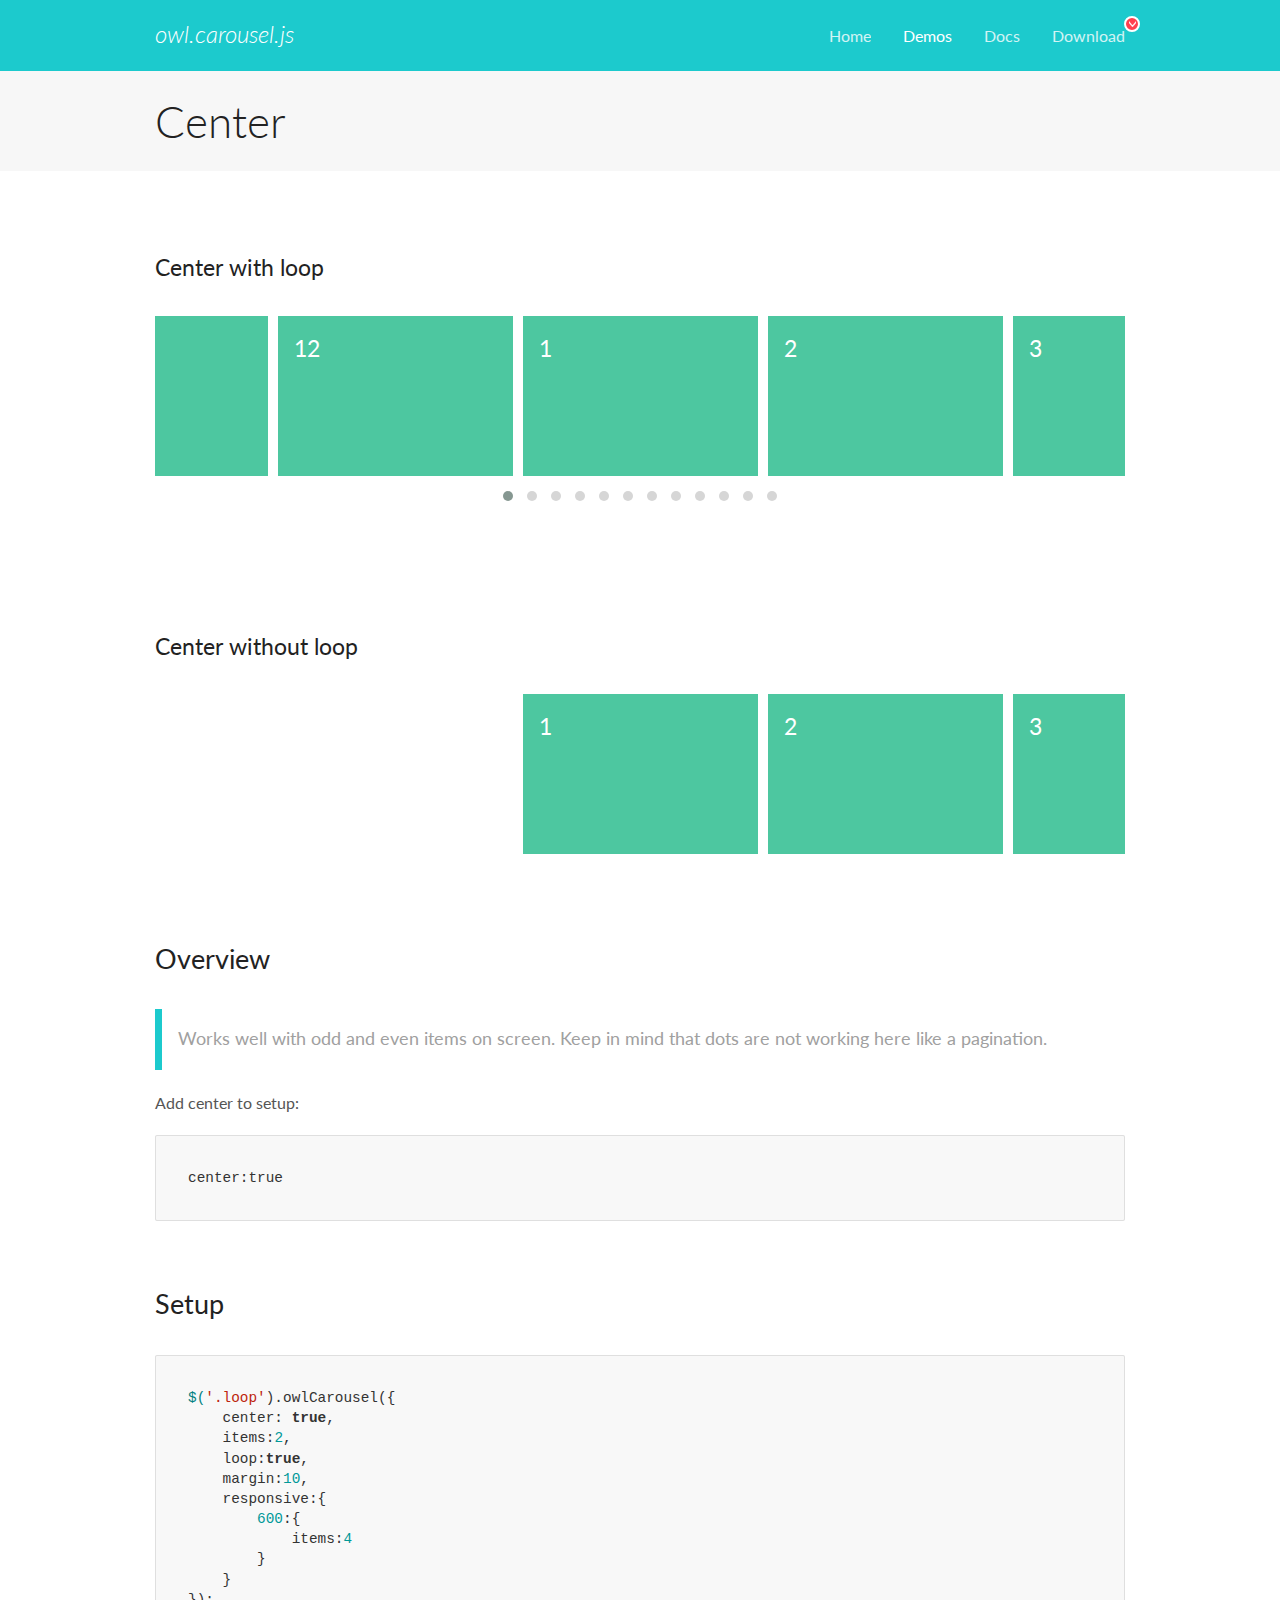
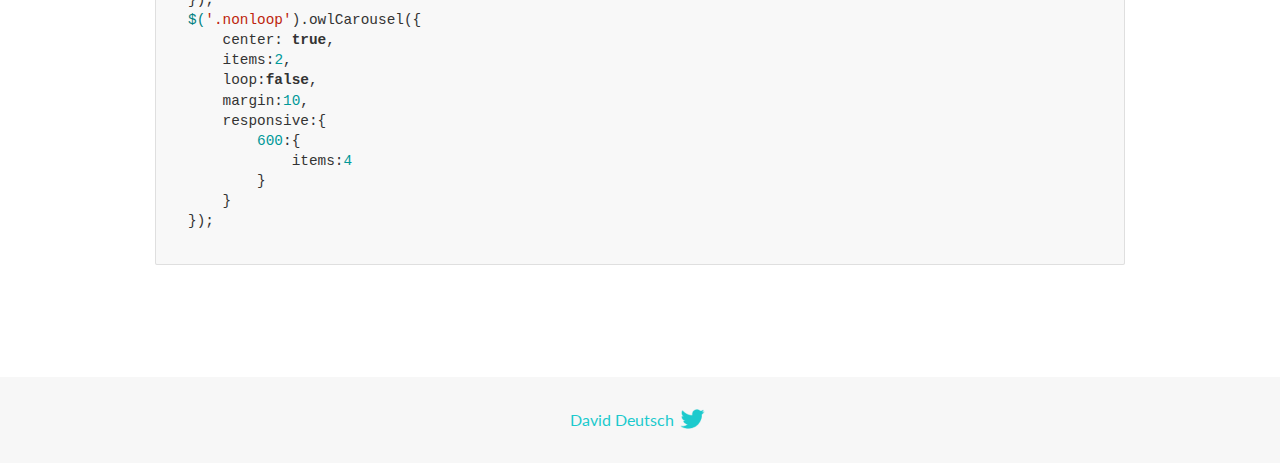
<file: style/owl/OwlCarousel2-2.3.4/docs/demos/center.html>
<!DOCTYPE html>
<html lang="en">
  <head>

    <!-- head -->
    <meta charset="utf-8">
    <meta name="msapplication-tap-highlight" content="no" />
    <meta name="viewport" content="width=device-width, initial-scale=1.0" />
    <meta name="description" content="Center carousel">
    <meta name="author" content="David Deutsch">
    <title>
      Center Demo | Owl Carousel | 2.3.4
    </title>

    <!-- Stylesheets -->
    <link href='https://fonts.googleapis.com/css?family=Lato:300,400,700,400italic,300italic' rel='stylesheet' type='text/css'>
    <link rel="stylesheet" href="../assets/css/docs.theme.min.css">

    <!-- Owl Stylesheets -->
    <link rel="stylesheet" href="../assets/owlcarousel/assets/owl.carousel.min.css">
    <link rel="stylesheet" href="../assets/owlcarousel/assets/owl.theme.default.min.css">

    <!-- HTML5 shim and Respond.js IE8 support of HTML5 elements and media queries -->

    <!--[if lt IE 9]>
      <script src="https://oss.maxcdn.com/libs/html5shiv/3.7.0/html5shiv.js"></script>
      <script src="https://oss.maxcdn.com/libs/respond.js/1.3.0/respond.min.js"></script>
    <![endif]-->

    <!-- Favicons -->
    <link rel="apple-touch-icon-precomposed" sizes="144x144" href="../assets/ico/apple-touch-icon-144-precomposed.png">
    <link rel="shortcut icon" href="../assets/ico/favicon.png">
    <link rel="shortcut icon" href="favicon.ico">

    <!-- Yeah i know js should not be in header. Its required for demos.-->

    <!-- javascript -->
    <script src="../assets/vendors/jquery.min.js"></script>
    <script src="../assets/owlcarousel/owl.carousel.js"></script>
  </head>
  <body>

    <!-- header -->
    <header class="header">
      <div class="row">
        <div class="large-12 columns">
          <div class="brand left">
            <h3>
              <a href="/OwlCarousel2/">owl.carousel.js</a> 
            </h3>
          </div>
          <a id="toggle-nav" class="right">
            <span></span> <span></span> <span></span> 
          </a> 
          <div class="nav-bar">
            <ul class="clearfix">
              <li> <a href="/OwlCarousel2/index.html">Home</a>  </li>
              <li class="active">
                <a href="/OwlCarousel2/demos/demos.html">Demos</a> 
              </li>
              <li> <a href="/OwlCarousel2/docs/started-welcome.html">Docs</a>  </li>
              <li>
                <a href="https://github.com/OwlCarousel2/OwlCarousel2/archive/2.3.4.zip">Download</a> 
                <span class="download"></span> 
              </li>
            </ul>
          </div>
        </div>
      </div>
    </header>

    <!-- title -->
    <section class="title">
      <div class="row">
        <div class="large-12 columns">
          <h1>Center</h1>
        </div>
      </div>
    </section>

    <!--  Demos -->
    <section id="demos">
      <div class="row">
        <div class="large-12 columns">
          <h4 id="center-with-loop">Center with loop</h4>
          <div class="loop owl-carousel owl-theme">
            <div class="item">
              <h4>1</h4>
            </div>
            <div class="item">
              <h4>2</h4>
            </div>
            <div class="item">
              <h4>3</h4>
            </div>
            <div class="item">
              <h4>4</h4>
            </div>
            <div class="item">
              <h4>5</h4>
            </div>
            <div class="item">
              <h4>6</h4>
            </div>
            <div class="item">
              <h4>7</h4>
            </div>
            <div class="item">
              <h4>8</h4>
            </div>
            <div class="item">
              <h4>9</h4>
            </div>
            <div class="item">
              <h4>10</h4>
            </div>
            <div class="item">
              <h4>11</h4>
            </div>
            <div class="item">
              <h4>12</h4>
            </div>
          </div>
          <br>
          <h4 id="center-without-loop">Center without loop</h4>
          <div class="nonloop owl-carousel">
            <div class="item">
              <h4>1</h4>
            </div>
            <div class="item">
              <h4>2</h4>
            </div>
            <div class="item">
              <h4>3</h4>
            </div>
            <div class="item">
              <h4>4</h4>
            </div>
            <div class="item">
              <h4>5</h4>
            </div>
            <div class="item">
              <h4>6</h4>
            </div>
            <div class="item">
              <h4>7</h4>
            </div>
            <div class="item">
              <h4>8</h4>
            </div>
            <div class="item">
              <h4>9</h4>
            </div>
            <div class="item">
              <h4>10</h4>
            </div>
            <div class="item">
              <h4>11</h4>
            </div>
            <div class="item">
              <h4>12</h4>
            </div>
          </div>
          <h3 id="overview">Overview</h3>
          <blockquote>
            <p>Works well with odd and even items on screen. Keep in mind that dots are not working here like a pagination.</p>
          </blockquote>
          <p>Add center to setup:</p>
          <pre><code>center:true</code></pre>
          <h3 id="setup">Setup</h3>
          <pre><code>$(&#39;.loop&#39;).owlCarousel({
    center: true,
    items:2,
    loop:true,
    margin:10,
    responsive:{
        600:{
            items:4
        }
    }
});
$(&#39;.nonloop&#39;).owlCarousel({
    center: true,
    items:2,
    loop:false,
    margin:10,
    responsive:{
        600:{
            items:4
        }
    }
});</code></pre>
          <script>
            jQuery(document).ready(function($) {
              $('.loop').owlCarousel({
                center: true,
                items: 2,
                loop: true,
                margin: 10,
                responsive: {
                  600: {
                    items: 4
                  }
                }
              });
              $('.nonloop').owlCarousel({
                center: true,
                items: 2,
                loop: false,
                margin: 10,
                responsive: {
                  600: {
                    items: 4
                  }
                }
              });
            });
          </script>
        </div>
      </div>
    </section>

    <!-- footer -->
    <footer class="footer">
      <div class="row">
        <div class="large-12 columns">
          <h5>
            <a href="/OwlCarousel2/docs/support-contact.html">David Deutsch</a> 
            <a id="custom-tweet-button" href="https://twitter.com/share?url=https://github.com/OwlCarousel2/OwlCarousel2&text=Owl Carousel - This is so awesome! " target="_blank"></a> 
          </h5>
        </div>
      </div>
    </footer>

    <!-- vendors -->
    <script src="../assets/vendors/highlight.js"></script>
    <script src="../assets/js/app.js"></script>
  </body>
</html>
</file>
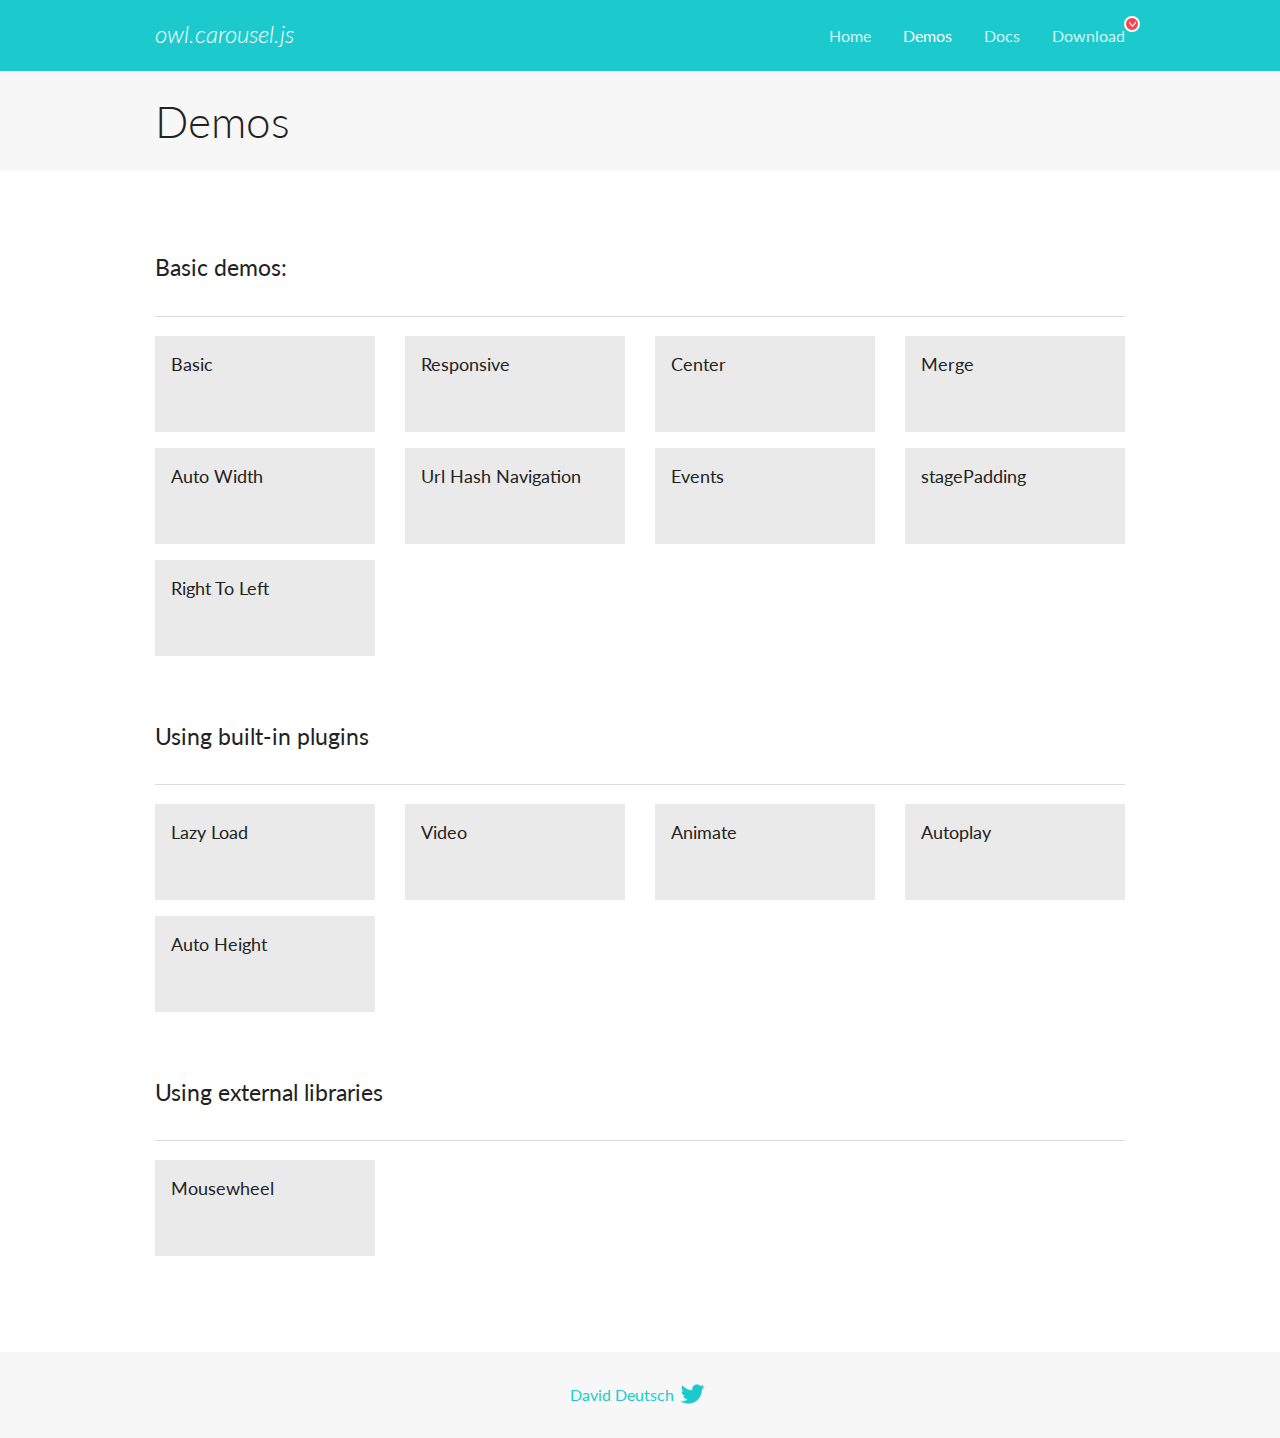
<file: style/owl/OwlCarousel2-2.3.4/docs/demos/demos.html>
<!DOCTYPE html>
<html lang="en">
  <head>

    <!-- head -->
    <meta charset="utf-8">
    <meta name="msapplication-tap-highlight" content="no" />
    <meta name="viewport" content="width=device-width, initial-scale=1.0" />
    <meta name="description" content="A list of Owl Carousel examples.">
    <meta name="author" content="David Deutsch">
    <title>
      Demos | Owl Carousel | 2.3.4
    </title>

    <!-- Stylesheets -->
    <link href='https://fonts.googleapis.com/css?family=Lato:300,400,700,400italic,300italic' rel='stylesheet' type='text/css'>
    <link rel="stylesheet" href="../assets/css/docs.theme.min.css">

    <!-- Owl Stylesheets -->
    <link rel="stylesheet" href="../assets/owlcarousel/assets/owl.carousel.min.css">
    <link rel="stylesheet" href="../assets/owlcarousel/assets/owl.theme.default.min.css">

    <!-- HTML5 shim and Respond.js IE8 support of HTML5 elements and media queries -->

    <!--[if lt IE 9]>
      <script src="https://oss.maxcdn.com/libs/html5shiv/3.7.0/html5shiv.js"></script>
      <script src="https://oss.maxcdn.com/libs/respond.js/1.3.0/respond.min.js"></script>
    <![endif]-->

    <!-- Favicons -->
    <link rel="apple-touch-icon-precomposed" sizes="144x144" href="../assets/ico/apple-touch-icon-144-precomposed.png">
    <link rel="shortcut icon" href="../assets/ico/favicon.png">
    <link rel="shortcut icon" href="favicon.ico">

    <!-- Yeah i know js should not be in header. Its required for demos.-->

    <!-- javascript -->
    <script src="../assets/vendors/jquery.min.js"></script>
    <script src="../assets/owlcarousel/owl.carousel.js"></script>
  </head>
  <body>

    <!-- header -->
    <header class="header">
      <div class="row">
        <div class="large-12 columns">
          <div class="brand left">
            <h3>
              <a href="/OwlCarousel2/">owl.carousel.js</a> 
            </h3>
          </div>
          <a id="toggle-nav" class="right">
            <span></span> <span></span> <span></span> 
          </a> 
          <div class="nav-bar">
            <ul class="clearfix">
              <li> <a href="/OwlCarousel2/index.html">Home</a>  </li>
              <li class="active">
                <a href="/OwlCarousel2/demos/demos.html">Demos</a> 
              </li>
              <li> <a href="/OwlCarousel2/docs/started-welcome.html">Docs</a>  </li>
              <li>
                <a href="https://github.com/OwlCarousel2/OwlCarousel2/archive/2.3.4.zip">Download</a> 
                <span class="download"></span> 
              </li>
            </ul>
          </div>
        </div>
      </div>
    </header>

    <!-- title -->
    <section class="title">
      <div class="row">
        <div class="large-12 columns">
          <h1>Demos</h1>
        </div>
      </div>
    </section>

    <!--  Demos -->
    <section id="demos">
      <div class="row">
        <div class="large-12 columns">
          <h4 id="basic-demos-">Basic demos:</h4>
          <hr>
          <div class="demo-list">
            <div class="row">
              <div class="small-6 medium-4 large-3 columns">
                <a href="basic.html" class="demo-block">
                  <h5>Basic </h5>
                </a> 
              </div>
              <div class="small-6 medium-4 large-3 columns">
                <a href="responsive.html" class="demo-block">
                  <h5>Responsive </h5>
                </a> 
              </div>
              <div class="small-6 medium-4 large-3 columns">
                <a href="center.html" class="demo-block">
                  <h5>Center </h5>
                </a> 
              </div>
              <div class="small-6 medium-4 large-3 columns">
                <a href="merge.html" class="demo-block">
                  <h5>Merge </h5>
                </a> 
              </div>
              <div class="small-6 medium-4 large-3 columns">
                <a href="autowidth.html" class="demo-block">
                  <h5>Auto Width </h5>
                </a> 
              </div>
              <div class="small-6 medium-4 large-3 columns">
                <a href="urlhashnav.html" class="demo-block">
                  <h5>Url Hash Navigation </h5>
                </a> 
              </div>
              <div class="small-6 medium-4 large-3 columns">
                <a href="events.html" class="demo-block">
                  <h5>Events </h5>
                </a> 
              </div>
              <div class="small-6 medium-4 large-3 columns">
                <a href="stagepadding.html" class="demo-block">
                  <h5>stagePadding </h5>
                </a> 
              </div>
              <div class="small-6 medium-4 large-3 columns">
                <a href="rtl.html" class="demo-block">
                  <h5>Right To Left </h5>
                </a> 
              </div>
            </div>
          </div>
          <h4 id="using-built-in-plugins">Using built-in plugins</h4>
          <hr>
          <div class="demo-list">
            <div class="row">
              <div class="small-6 medium-4 large-3 columns">
                <a href="lazyLoad.html" class="demo-block">
                  <h5>Lazy Load </h5>
                </a> 
              </div>
              <div class="small-6 medium-4 large-3 columns">
                <a href="video.html" class="demo-block">
                  <h5>Video </h5>
                </a> 
              </div>
              <div class="small-6 medium-4 large-3 columns">
                <a href="animate.html" class="demo-block">
                  <h5>Animate </h5>
                </a> 
              </div>
              <div class="small-6 medium-4 large-3 columns">
                <a href="autoplay.html" class="demo-block">
                  <h5>Autoplay </h5>
                </a> 
              </div>
              <div class="small-6 medium-4 large-3 columns">
                <a href="autoheight.html" class="demo-block">
                  <h5>Auto Height </h5>
                </a> 
              </div>
            </div>
          </div>
          <h4 id="using-external-libraries">Using external libraries</h4>
          <hr>
          <div class="demo-list">
            <div class="row">
              <div class="small-6 medium-4 large-3 columns">
                <a href="mousewheel.html" class="demo-block">
                  <h5>Mousewheel </h5>
                </a> 
              </div>
            </div>
          </div>
        </div>
      </div>
    </section>

    <!-- footer -->
    <footer class="footer">
      <div class="row">
        <div class="large-12 columns">
          <h5>
            <a href="/OwlCarousel2/docs/support-contact.html">David Deutsch</a> 
            <a id="custom-tweet-button" href="https://twitter.com/share?url=https://github.com/OwlCarousel2/OwlCarousel2&text=Owl Carousel - This is so awesome! " target="_blank"></a> 
          </h5>
        </div>
      </div>
    </footer>

    <!-- vendors -->
    <script src="../assets/vendors/highlight.js"></script>
    <script src="../assets/js/app.js"></script>
  </body>
</html>
</file>
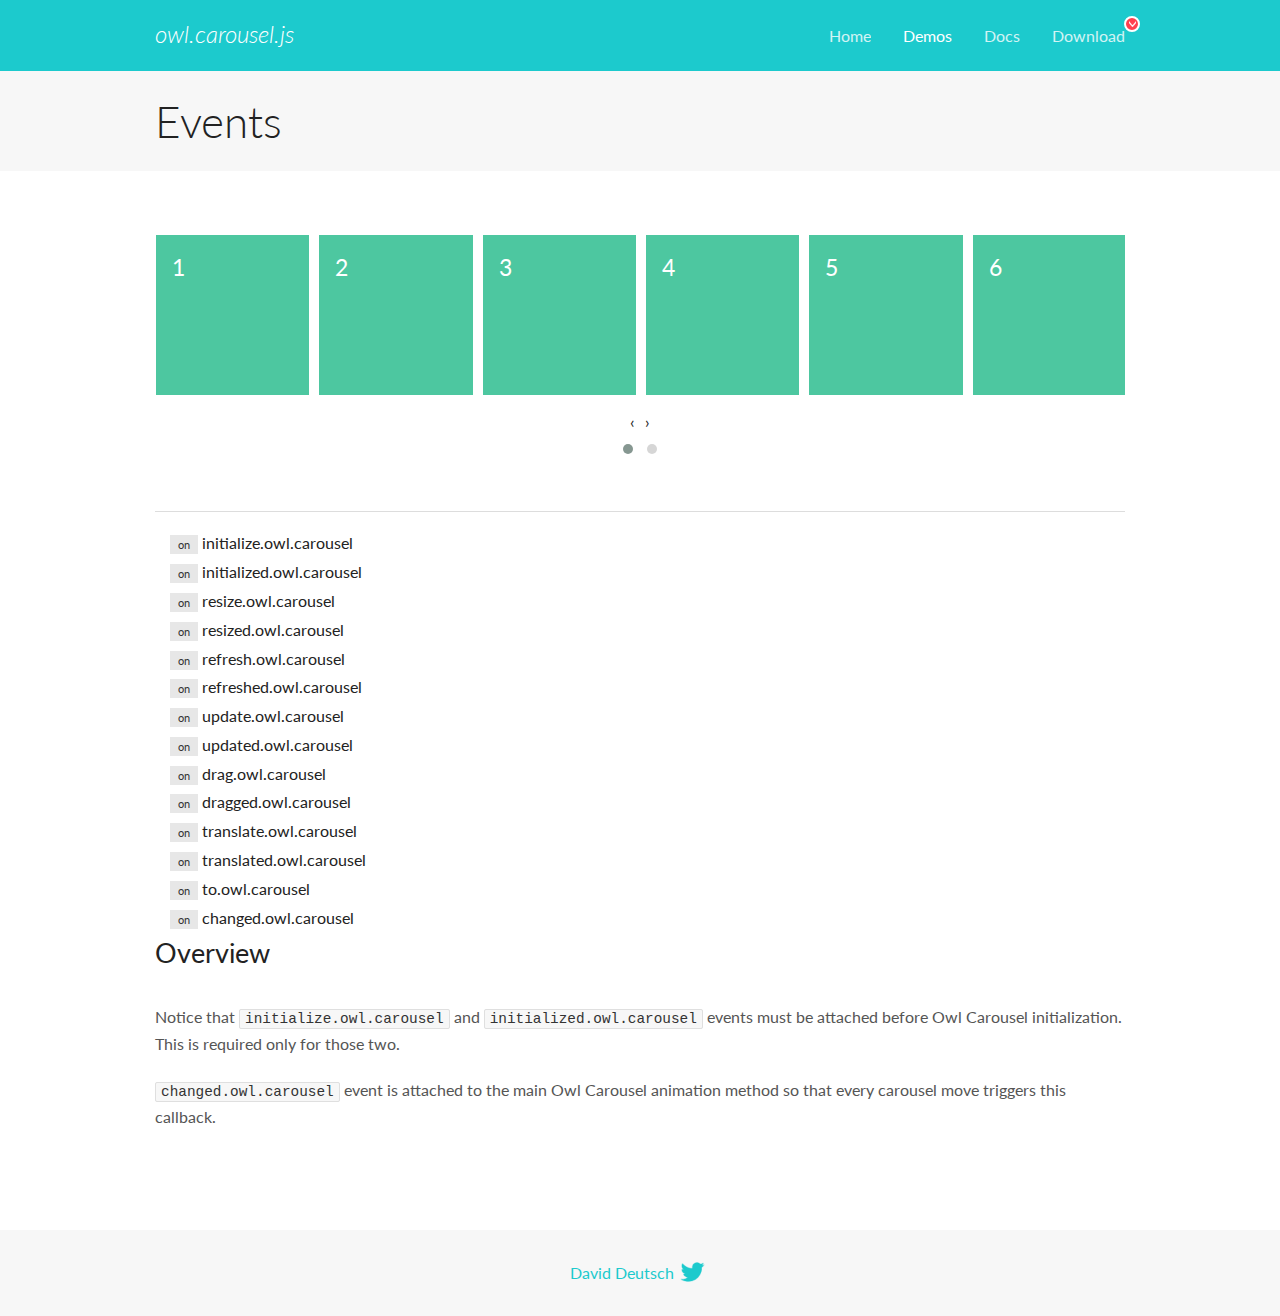
<file: style/owl/OwlCarousel2-2.3.4/docs/demos/events.html>
<!DOCTYPE html>
<html lang="en">
  <head>

    <!-- head -->
    <meta charset="utf-8">
    <meta name="msapplication-tap-highlight" content="no" />
    <meta name="viewport" content="width=device-width, initial-scale=1.0" />
    <meta name="description" content="Events usage demo">
    <meta name="author" content="David Deutsch">
    <title>
      Events Demo | Owl Carousel | 2.3.4
    </title>

    <!-- Stylesheets -->
    <link href='https://fonts.googleapis.com/css?family=Lato:300,400,700,400italic,300italic' rel='stylesheet' type='text/css'>
    <link rel="stylesheet" href="../assets/css/docs.theme.min.css">

    <!-- Owl Stylesheets -->
    <link rel="stylesheet" href="../assets/owlcarousel/assets/owl.carousel.min.css">
    <link rel="stylesheet" href="../assets/owlcarousel/assets/owl.theme.default.min.css">

    <!-- HTML5 shim and Respond.js IE8 support of HTML5 elements and media queries -->

    <!--[if lt IE 9]>
      <script src="https://oss.maxcdn.com/libs/html5shiv/3.7.0/html5shiv.js"></script>
      <script src="https://oss.maxcdn.com/libs/respond.js/1.3.0/respond.min.js"></script>
    <![endif]-->

    <!-- Favicons -->
    <link rel="apple-touch-icon-precomposed" sizes="144x144" href="../assets/ico/apple-touch-icon-144-precomposed.png">
    <link rel="shortcut icon" href="../assets/ico/favicon.png">
    <link rel="shortcut icon" href="favicon.ico">

    <!-- Yeah i know js should not be in header. Its required for demos.-->

    <!-- javascript -->
    <script src="../assets/vendors/jquery.min.js"></script>
    <script src="../assets/owlcarousel/owl.carousel.js"></script>
  </head>
  <body>

    <!-- header -->
    <header class="header">
      <div class="row">
        <div class="large-12 columns">
          <div class="brand left">
            <h3>
              <a href="/OwlCarousel2/">owl.carousel.js</a> 
            </h3>
          </div>
          <a id="toggle-nav" class="right">
            <span></span> <span></span> <span></span> 
          </a> 
          <div class="nav-bar">
            <ul class="clearfix">
              <li> <a href="/OwlCarousel2/index.html">Home</a>  </li>
              <li class="active">
                <a href="/OwlCarousel2/demos/demos.html">Demos</a> 
              </li>
              <li> <a href="/OwlCarousel2/docs/started-welcome.html">Docs</a>  </li>
              <li>
                <a href="https://github.com/OwlCarousel2/OwlCarousel2/archive/2.3.4.zip">Download</a> 
                <span class="download"></span> 
              </li>
            </ul>
          </div>
        </div>
      </div>
    </header>

    <!-- title -->
    <section class="title">
      <div class="row">
        <div class="large-12 columns">
          <h1>Events</h1>
        </div>
      </div>
    </section>

    <!--  Demos -->
    <section id="demos">
      <div class="row">
        <div class="large-12 columns">
          <div class="owl-carousel owl-theme">
            <div class="item">
              <h4>1</h4>
            </div>
            <div class="item">
              <h4>2</h4>
            </div>
            <div class="item">
              <h4>3</h4>
            </div>
            <div class="item">
              <h4>4</h4>
            </div>
            <div class="item">
              <h4>5</h4>
            </div>
            <div class="item">
              <h4>6</h4>
            </div>
            <div class="item">
              <h4>7</h4>
            </div>
            <div class="item">
              <h4>8</h4>
            </div>
            <div class="item">
              <h4>9</h4>
            </div>
            <div class="item">
              <h4>10</h4>
            </div>
            <div class="item">
              <h4>11</h4>
            </div>
            <div class="item">
              <h4>12</h4>
            </div>
          </div>
          <hr>
          <div class="large-12 columns callbacks">
            <div><span class="label secondary initialize">on</span>  initialize.owl.carousel </div>
            <div><span class="label secondary initialized">on</span>  initialized.owl.carousel </div>
            <div><span class="label secondary resize">on</span>  resize.owl.carousel </div>
            <div><span class="label secondary resized">on</span>  resized.owl.carousel </div>
            <div><span class="label secondary refresh">on</span>  refresh.owl.carousel </div>
            <div><span class="label secondary refreshed">on</span>  refreshed.owl.carousel </div>
            <div><span class="label secondary update">on</span>  update.owl.carousel </div>
            <div><span class="label secondary updated">on</span>  updated.owl.carousel </div>
            <div><span class="label secondary drag">on</span>  drag.owl.carousel </div>
            <div><span class="label secondary dragged">on</span>  dragged.owl.carousel </div>
            <div><span class="label secondary translate">on</span>  translate.owl.carousel </div>
            <div><span class="label secondary translated">on</span>  translated.owl.carousel </div>
            <div><span class="label secondary to">on</span>  to.owl.carousel </div>
            <div><span class="label secondary changed">on</span>  changed.owl.carousel </div>
          </div>
          <h3 id="overview">Overview</h3>
          <p>Notice that <code>initialize.owl.carousel</code> and <code>initialized.owl.carousel</code> events must be attached before Owl Carousel initialization. This is required only for those two.</p>
          <p><code>changed.owl.carousel</code> event is attached to the main Owl Carousel animation method so that every carousel move triggers this callback.</p>
          <script>
            jQuery(document).ready(function($) {
              var owl = $('.owl-carousel');
              owl.on('initialize.owl.carousel initialized.owl.carousel ' +
                'initialize.owl.carousel initialize.owl.carousel ' +
                'resize.owl.carousel resized.owl.carousel ' +
                'refresh.owl.carousel refreshed.owl.carousel ' +
                'update.owl.carousel updated.owl.carousel ' +
                'drag.owl.carousel dragged.owl.carousel ' +
                'translate.owl.carousel translated.owl.carousel ' +
                'to.owl.carousel changed.owl.carousel',
                function(e) {
                  $('.' + e.type)
                    .removeClass('secondary')
                    .addClass('success');
                  window.setTimeout(function() {
                    $('.' + e.type)
                      .removeClass('success')
                      .addClass('secondary');
                  }, 500);
                });
              owl.owlCarousel({
                loop: true,
                nav: true,
                lazyLoad: true,
                margin: 10,
                video: true,
                responsive: {
                  0: {
                    items: 1
                  },
                  600: {
                    items: 3
                  },
                  960: {
                    items: 5,
                  },
                  1200: {
                    items: 6
                  }
                }
              });
            });
          </script>
        </div>
      </div>
    </section>

    <!-- footer -->
    <footer class="footer">
      <div class="row">
        <div class="large-12 columns">
          <h5>
            <a href="/OwlCarousel2/docs/support-contact.html">David Deutsch</a> 
            <a id="custom-tweet-button" href="https://twitter.com/share?url=https://github.com/OwlCarousel2/OwlCarousel2&text=Owl Carousel - This is so awesome! " target="_blank"></a> 
          </h5>
        </div>
      </div>
    </footer>

    <!-- vendors -->
    <script src="../assets/vendors/highlight.js"></script>
    <script src="../assets/js/app.js"></script>
  </body>
</html>
</file>
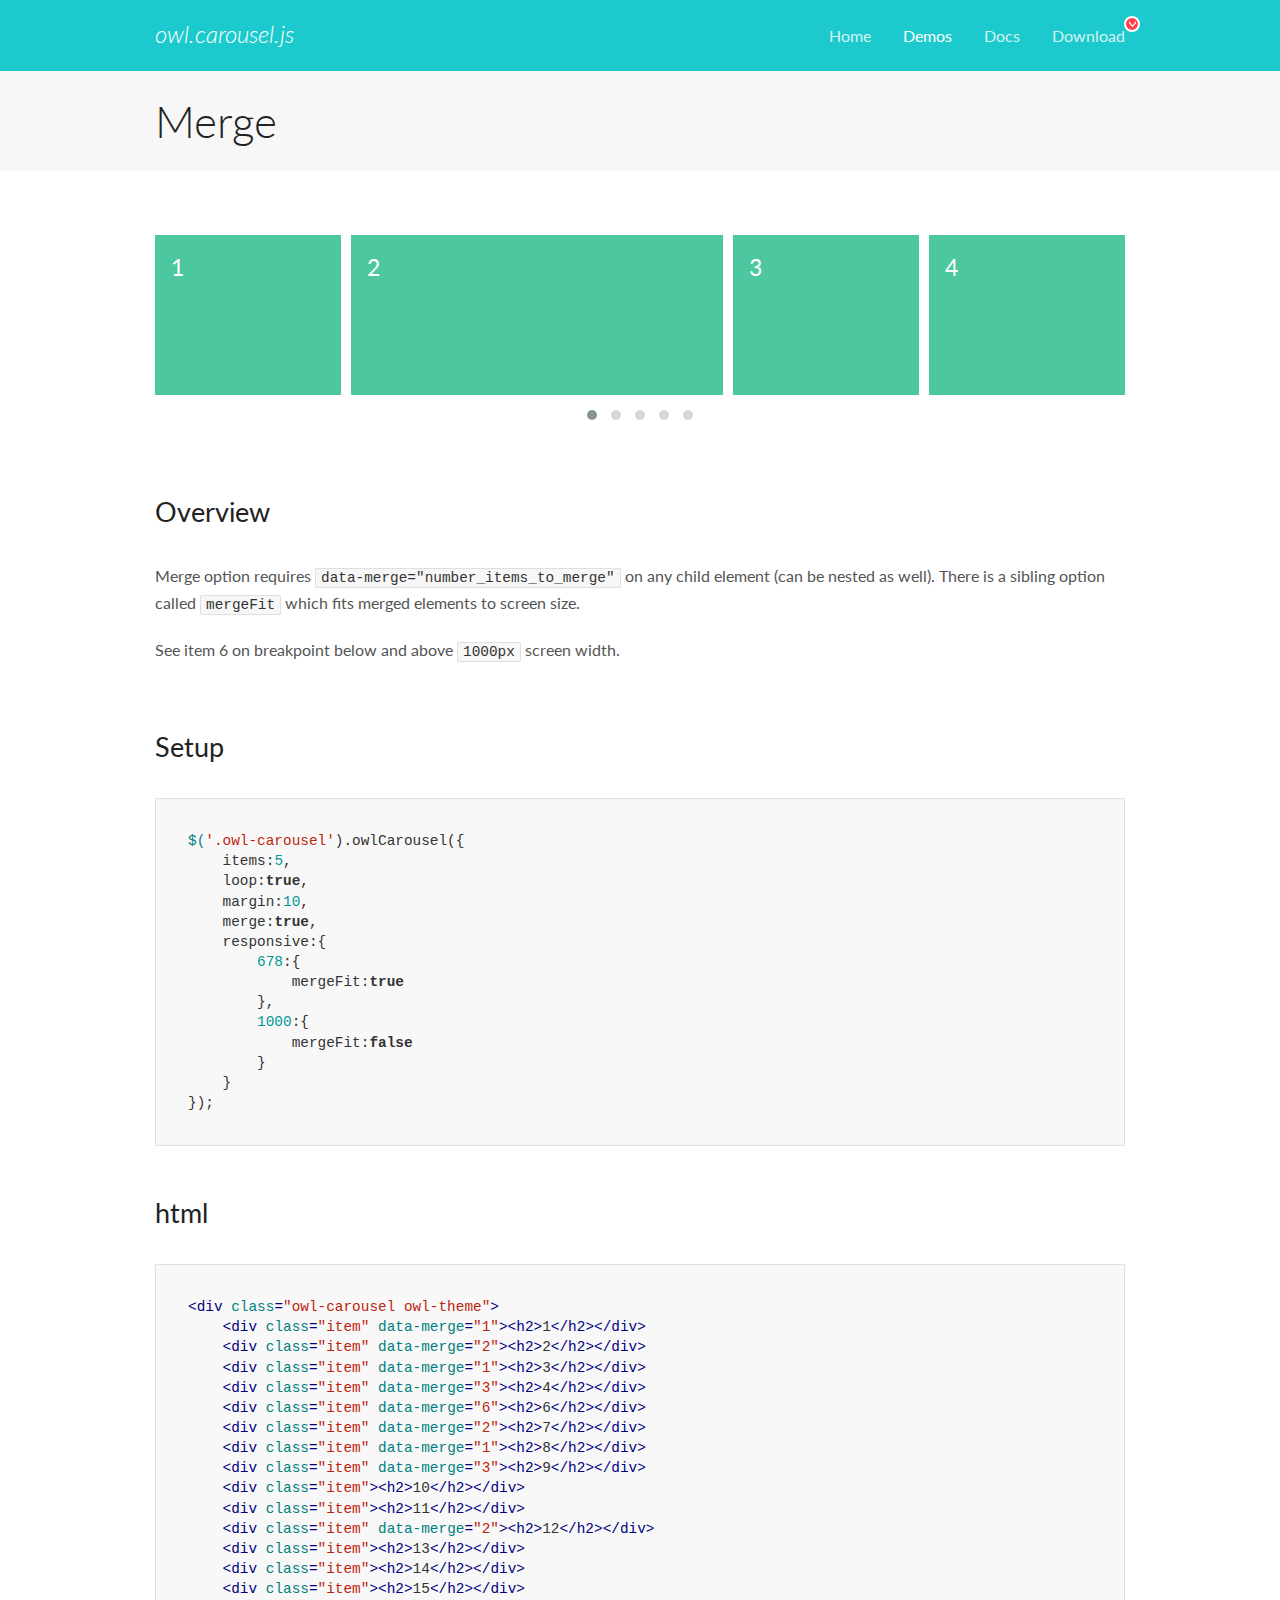
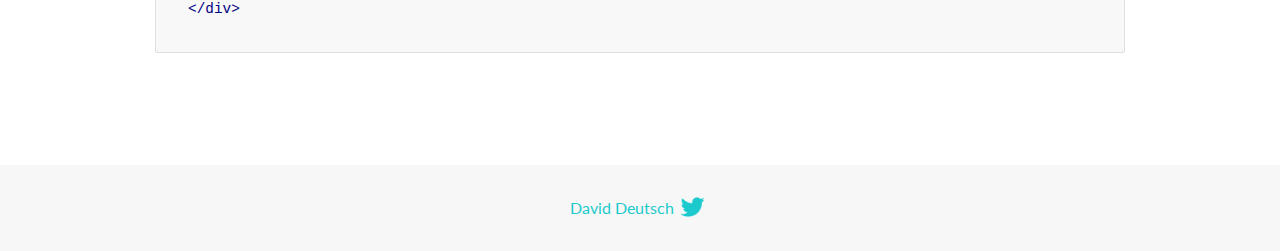
<file: style/owl/OwlCarousel2-2.3.4/docs/demos/merge.html>
<!DOCTYPE html>
<html lang="en">
  <head>

    <!-- head -->
    <meta charset="utf-8">
    <meta name="msapplication-tap-highlight" content="no" />
    <meta name="viewport" content="width=device-width, initial-scale=1.0" />
    <meta name="description" content="Merge Items">
    <meta name="author" content="David Deutsch">
    <title>
      Merge Demo | Owl Carousel | 2.3.4
    </title>

    <!-- Stylesheets -->
    <link href='https://fonts.googleapis.com/css?family=Lato:300,400,700,400italic,300italic' rel='stylesheet' type='text/css'>
    <link rel="stylesheet" href="../assets/css/docs.theme.min.css">

    <!-- Owl Stylesheets -->
    <link rel="stylesheet" href="../assets/owlcarousel/assets/owl.carousel.min.css">
    <link rel="stylesheet" href="../assets/owlcarousel/assets/owl.theme.default.min.css">

    <!-- HTML5 shim and Respond.js IE8 support of HTML5 elements and media queries -->

    <!--[if lt IE 9]>
      <script src="https://oss.maxcdn.com/libs/html5shiv/3.7.0/html5shiv.js"></script>
      <script src="https://oss.maxcdn.com/libs/respond.js/1.3.0/respond.min.js"></script>
    <![endif]-->

    <!-- Favicons -->
    <link rel="apple-touch-icon-precomposed" sizes="144x144" href="../assets/ico/apple-touch-icon-144-precomposed.png">
    <link rel="shortcut icon" href="../assets/ico/favicon.png">
    <link rel="shortcut icon" href="favicon.ico">

    <!-- Yeah i know js should not be in header. Its required for demos.-->

    <!-- javascript -->
    <script src="../assets/vendors/jquery.min.js"></script>
    <script src="../assets/owlcarousel/owl.carousel.js"></script>
  </head>
  <body>

    <!-- header -->
    <header class="header">
      <div class="row">
        <div class="large-12 columns">
          <div class="brand left">
            <h3>
              <a href="/OwlCarousel2/">owl.carousel.js</a> 
            </h3>
          </div>
          <a id="toggle-nav" class="right">
            <span></span> <span></span> <span></span> 
          </a> 
          <div class="nav-bar">
            <ul class="clearfix">
              <li> <a href="/OwlCarousel2/index.html">Home</a>  </li>
              <li class="active">
                <a href="/OwlCarousel2/demos/demos.html">Demos</a> 
              </li>
              <li> <a href="/OwlCarousel2/docs/started-welcome.html">Docs</a>  </li>
              <li>
                <a href="https://github.com/OwlCarousel2/OwlCarousel2/archive/2.3.4.zip">Download</a> 
                <span class="download"></span> 
              </li>
            </ul>
          </div>
        </div>
      </div>
    </header>

    <!-- title -->
    <section class="title">
      <div class="row">
        <div class="large-12 columns">
          <h1>Merge</h1>
        </div>
      </div>
    </section>

    <!--  Demos -->
    <section id="demos">
      <div class="row">
        <div class="large-12 columns">
          <div class="owl-carousel owl-theme">
            <div class="item" data-merge="1">
              <h4>1</h4>
            </div>
            <div class="item" data-merge="2">
              <h4>2</h4>
            </div>
            <div class="item" data-merge="1">
              <h4>3</h4>
            </div>
            <div class="item" data-merge="3">
              <h4>4</h4>
            </div>
            <div class="item" data-merge="6">
              <h4>6</h4>
            </div>
            <div class="item" data-merge="2">
              <h4>7</h4>
            </div>
            <div class="item" data-merge="1">
              <h4>8</h4>
            </div>
            <div class="item" data-merge="3">
              <h4>9</h4>
            </div>
            <div class="item">
              <h4>10</h4>
            </div>
            <div class="item">
              <h4>11</h4>
            </div>
            <div class="item" data-merge="2">
              <h4>12</h4>
            </div>
            <div class="item">
              <h4>13</h4>
            </div>
            <div class="item">
              <h4>14</h4>
            </div>
            <div class="item">
              <h4>15</h4>
            </div>
          </div>
          <h3 id="overview">Overview</h3>
          <p>Merge option requires <code>data-merge=&quot;number_items_to_merge&quot;</code> on any child element (can be nested as well). There is a sibling option called <code>mergeFit</code> which fits merged elements to screen size. </p>
          <p>See item 6 on breakpoint below and above <code>1000px</code> screen width.</p>
          <h3 id="setup">Setup</h3>
          <pre><code>$(&#39;.owl-carousel&#39;).owlCarousel({
    items:5,
    loop:true,
    margin:10,
    merge:true,
    responsive:{
        678:{
            mergeFit:true
        },
        1000:{
            mergeFit:false
        }
    }
});</code></pre>
          <h3 id="html">html</h3>
          <pre><code>&lt;div class=&quot;owl-carousel owl-theme&quot;&gt;
    &lt;div class=&quot;item&quot; data-merge=&quot;1&quot;&gt;&lt;h2&gt;1&lt;/h2&gt;&lt;/div&gt;
    &lt;div class=&quot;item&quot; data-merge=&quot;2&quot;&gt;&lt;h2&gt;2&lt;/h2&gt;&lt;/div&gt;
    &lt;div class=&quot;item&quot; data-merge=&quot;1&quot;&gt;&lt;h2&gt;3&lt;/h2&gt;&lt;/div&gt;
    &lt;div class=&quot;item&quot; data-merge=&quot;3&quot;&gt;&lt;h2&gt;4&lt;/h2&gt;&lt;/div&gt;
    &lt;div class=&quot;item&quot; data-merge=&quot;6&quot;&gt;&lt;h2&gt;6&lt;/h2&gt;&lt;/div&gt;
    &lt;div class=&quot;item&quot; data-merge=&quot;2&quot;&gt;&lt;h2&gt;7&lt;/h2&gt;&lt;/div&gt;
    &lt;div class=&quot;item&quot; data-merge=&quot;1&quot;&gt;&lt;h2&gt;8&lt;/h2&gt;&lt;/div&gt;
    &lt;div class=&quot;item&quot; data-merge=&quot;3&quot;&gt;&lt;h2&gt;9&lt;/h2&gt;&lt;/div&gt;
    &lt;div class=&quot;item&quot;&gt;&lt;h2&gt;10&lt;/h2&gt;&lt;/div&gt;
    &lt;div class=&quot;item&quot;&gt;&lt;h2&gt;11&lt;/h2&gt;&lt;/div&gt;
    &lt;div class=&quot;item&quot; data-merge=&quot;2&quot;&gt;&lt;h2&gt;12&lt;/h2&gt;&lt;/div&gt;
    &lt;div class=&quot;item&quot;&gt;&lt;h2&gt;13&lt;/h2&gt;&lt;/div&gt;
    &lt;div class=&quot;item&quot;&gt;&lt;h2&gt;14&lt;/h2&gt;&lt;/div&gt;
    &lt;div class=&quot;item&quot;&gt;&lt;h2&gt;15&lt;/h2&gt;&lt;/div&gt;
&lt;/div&gt;</code></pre>
          <script>
            $(document).ready(function() {
              $('.owl-carousel').owlCarousel({
                items: 5,
                loop: true,
                margin: 10,
                merge: true,
                responsive: {
                  678: {
                    mergeFit: true
                  },
                  1000: {
                    mergeFit: false
                  }
                }
              });
            })
          </script>
        </div>
      </div>
    </section>

    <!-- footer -->
    <footer class="footer">
      <div class="row">
        <div class="large-12 columns">
          <h5>
            <a href="/OwlCarousel2/docs/support-contact.html">David Deutsch</a> 
            <a id="custom-tweet-button" href="https://twitter.com/share?url=https://github.com/OwlCarousel2/OwlCarousel2&text=Owl Carousel - This is so awesome! " target="_blank"></a> 
          </h5>
        </div>
      </div>
    </footer>

    <!-- vendors -->
    <script src="../assets/vendors/highlight.js"></script>
    <script src="../assets/js/app.js"></script>
  </body>
</html>
</file>
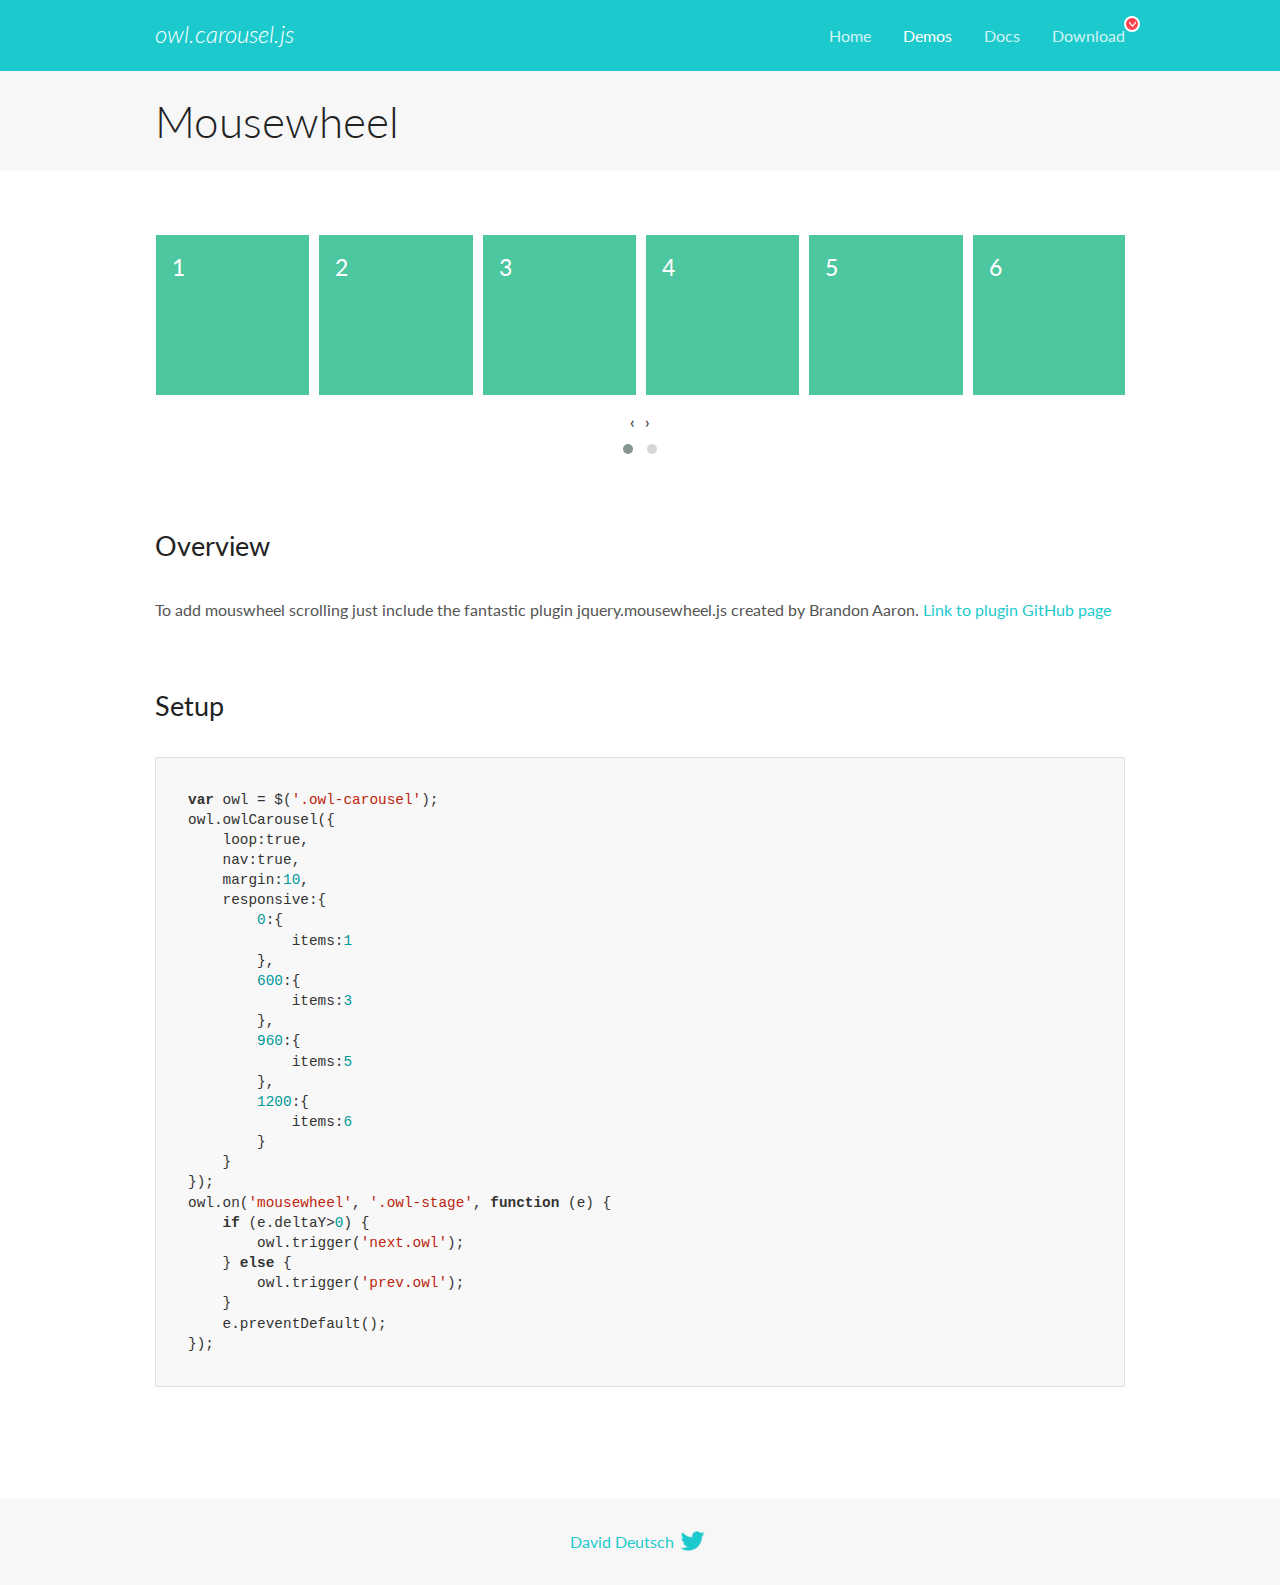
<file: style/owl/OwlCarousel2-2.3.4/docs/demos/mousewheel.html>
<!DOCTYPE html>
<html lang="en">
  <head>

    <!-- head -->
    <meta charset="utf-8">
    <meta name="msapplication-tap-highlight" content="no" />
    <meta name="viewport" content="width=device-width, initial-scale=1.0" />
    <meta name="description" content="Mousewheel usage demo">
    <meta name="author" content="David Deutsch">
    <title>
      Mousewheel Demo | Owl Carousel | 2.3.4
    </title>

    <!-- Stylesheets -->
    <link href='https://fonts.googleapis.com/css?family=Lato:300,400,700,400italic,300italic' rel='stylesheet' type='text/css'>
    <link rel="stylesheet" href="../assets/css/docs.theme.min.css">

    <!-- Owl Stylesheets -->
    <link rel="stylesheet" href="../assets/owlcarousel/assets/owl.carousel.min.css">
    <link rel="stylesheet" href="../assets/owlcarousel/assets/owl.theme.default.min.css">

    <!-- HTML5 shim and Respond.js IE8 support of HTML5 elements and media queries -->

    <!--[if lt IE 9]>
      <script src="https://oss.maxcdn.com/libs/html5shiv/3.7.0/html5shiv.js"></script>
      <script src="https://oss.maxcdn.com/libs/respond.js/1.3.0/respond.min.js"></script>
    <![endif]-->

    <!-- Favicons -->
    <link rel="apple-touch-icon-precomposed" sizes="144x144" href="../assets/ico/apple-touch-icon-144-precomposed.png">
    <link rel="shortcut icon" href="../assets/ico/favicon.png">
    <link rel="shortcut icon" href="favicon.ico">

    <!-- Yeah i know js should not be in header. Its required for demos.-->

    <!-- javascript -->
    <script src="../assets/vendors/jquery.min.js"></script>
    <script src="../assets/owlcarousel/owl.carousel.js"></script>
  </head>
  <body>

    <!-- header -->
    <header class="header">
      <div class="row">
        <div class="large-12 columns">
          <div class="brand left">
            <h3>
              <a href="/OwlCarousel2/">owl.carousel.js</a> 
            </h3>
          </div>
          <a id="toggle-nav" class="right">
            <span></span> <span></span> <span></span> 
          </a> 
          <div class="nav-bar">
            <ul class="clearfix">
              <li> <a href="/OwlCarousel2/index.html">Home</a>  </li>
              <li class="active">
                <a href="/OwlCarousel2/demos/demos.html">Demos</a> 
              </li>
              <li> <a href="/OwlCarousel2/docs/started-welcome.html">Docs</a>  </li>
              <li>
                <a href="https://github.com/OwlCarousel2/OwlCarousel2/archive/2.3.4.zip">Download</a> 
                <span class="download"></span> 
              </li>
            </ul>
          </div>
        </div>
      </div>
    </header>

    <!-- title -->
    <section class="title">
      <div class="row">
        <div class="large-12 columns">
          <h1>Mousewheel</h1>
        </div>
      </div>
    </section>

    <!--  Demos -->
    <section id="demos">
      <div class="row">
        <div class="large-12 columns">
          <div class="owl-carousel owl-theme">
            <div class="item">
              <h4>1</h4>
            </div>
            <div class="item">
              <h4>2</h4>
            </div>
            <div class="item">
              <h4>3</h4>
            </div>
            <div class="item">
              <h4>4</h4>
            </div>
            <div class="item">
              <h4>5</h4>
            </div>
            <div class="item">
              <h4>6</h4>
            </div>
            <div class="item">
              <h4>7</h4>
            </div>
            <div class="item">
              <h4>8</h4>
            </div>
            <div class="item">
              <h4>9</h4>
            </div>
            <div class="item">
              <h4>10</h4>
            </div>
            <div class="item">
              <h4>11</h4>
            </div>
            <div class="item">
              <h4>12</h4>
            </div>
          </div>
          <h3 id="overview">Overview</h3>
          <p>To add mouswheel scrolling just include the fantastic plugin jquery.mousewheel.js created by Brandon Aaron.
            <a href="https://github.com/brandonaaron/jquery-mousewheel">Link to plugin GitHub page</a> 
          </p>
          <h3 id="setup">Setup</h3>
          <pre><code>var owl = $(&#39;.owl-carousel&#39;);
owl.owlCarousel({
    loop:true,
    nav:true,
    margin:10,
    responsive:{
        0:{
            items:1
        },
        600:{
            items:3
        },            
        960:{
            items:5
        },
        1200:{
            items:6
        }
    }
});
owl.on(&#39;mousewheel&#39;, &#39;.owl-stage&#39;, function (e) {
    if (e.deltaY&gt;0) {
        owl.trigger(&#39;next.owl&#39;);
    } else {
        owl.trigger(&#39;prev.owl&#39;);
    }
    e.preventDefault();
});</code></pre>
          <script src="../assets/vendors/jquery.mousewheel.min.js"></script>
          <script>
            $(document).ready(function() {
              var owl = $('.owl-carousel');
              owl.owlCarousel({
                loop: true,
                nav: true,
                margin: 10,
                responsive: {
                  0: {
                    items: 1
                  },
                  600: {
                    items: 3
                  },
                  960: {
                    items: 5
                  },
                  1200: {
                    items: 6
                  }
                }
              });
              owl.on('mousewheel', '.owl-stage', function(e) {
                if (e.deltaY > 0) {
                  owl.trigger('next.owl');
                } else {
                  owl.trigger('prev.owl');
                }
                e.preventDefault();
              });
            })
          </script>
        </div>
      </div>
    </section>

    <!-- footer -->
    <footer class="footer">
      <div class="row">
        <div class="large-12 columns">
          <h5>
            <a href="/OwlCarousel2/docs/support-contact.html">David Deutsch</a> 
            <a id="custom-tweet-button" href="https://twitter.com/share?url=https://github.com/OwlCarousel2/OwlCarousel2&text=Owl Carousel - This is so awesome! " target="_blank"></a> 
          </h5>
        </div>
      </div>
    </footer>

    <!-- vendors -->
    <script src="../assets/vendors/highlight.js"></script>
    <script src="../assets/js/app.js"></script>
  </body>
</html>
</file>
